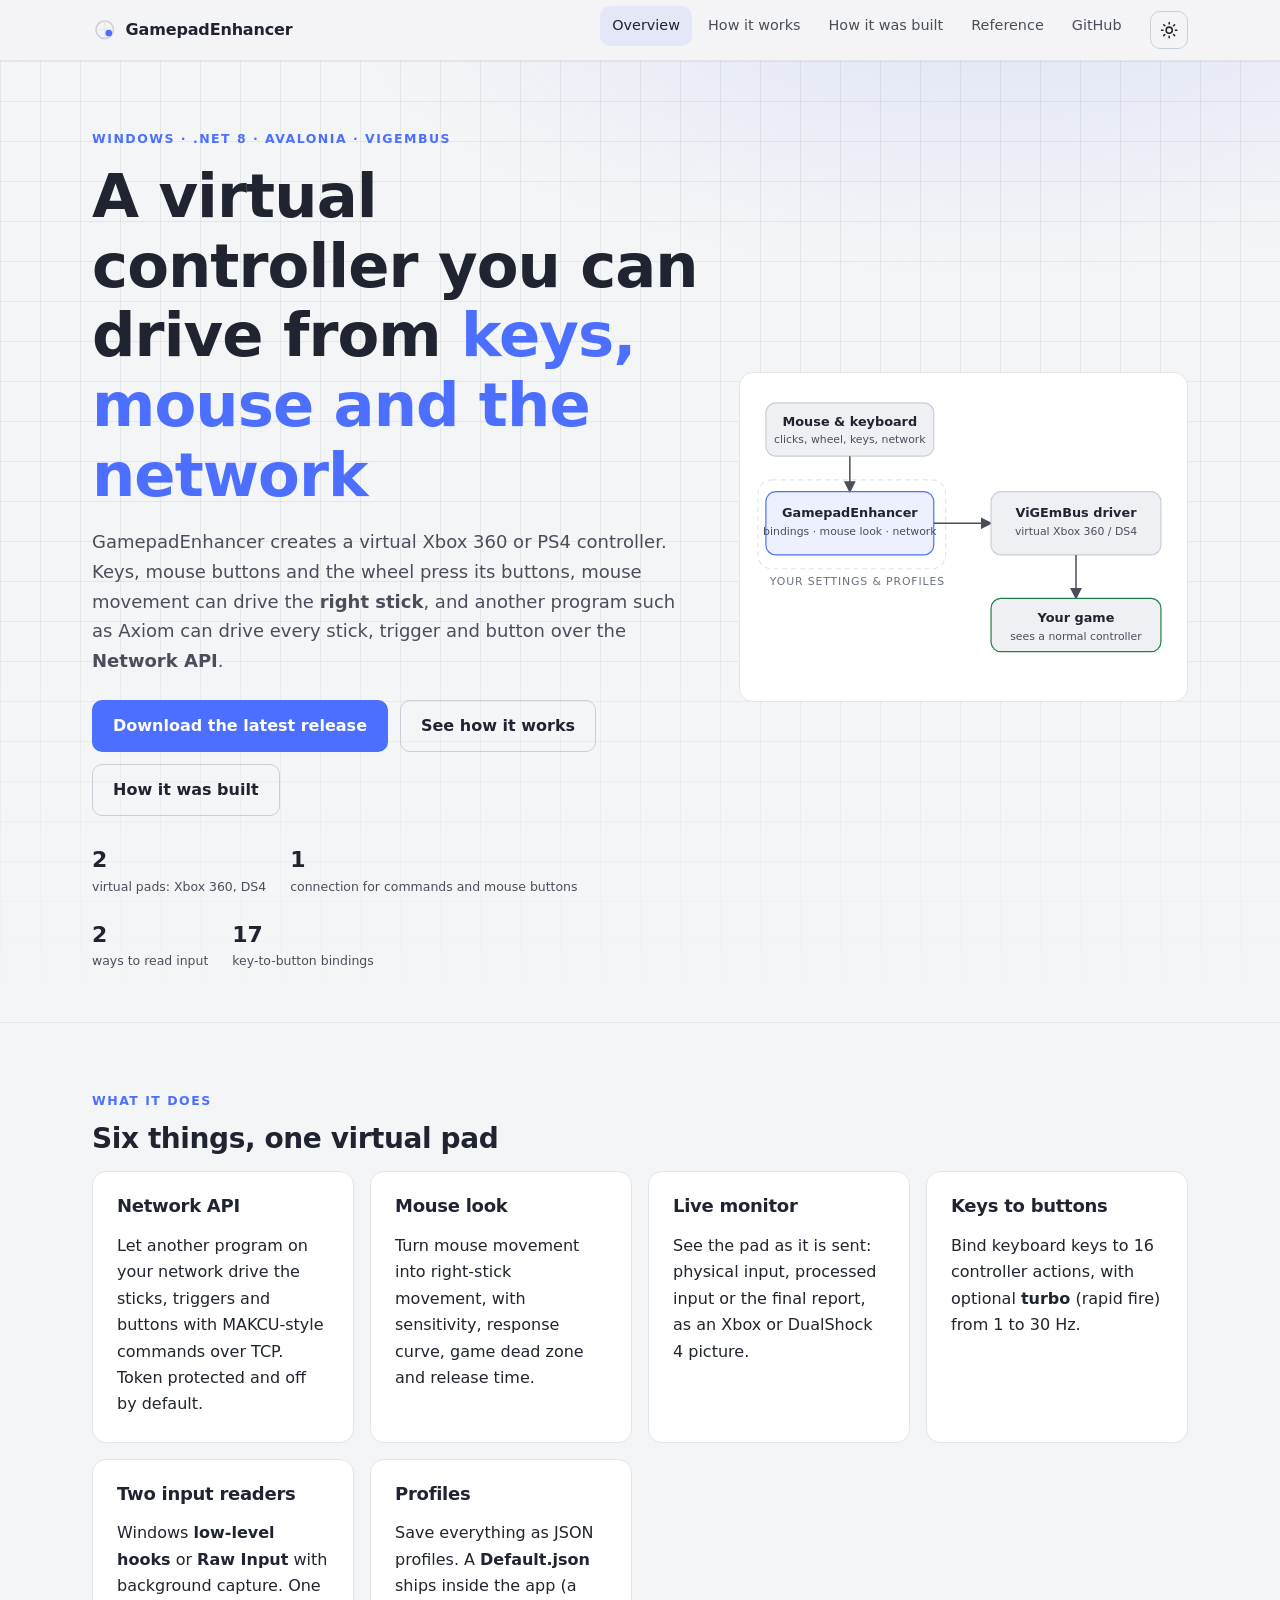
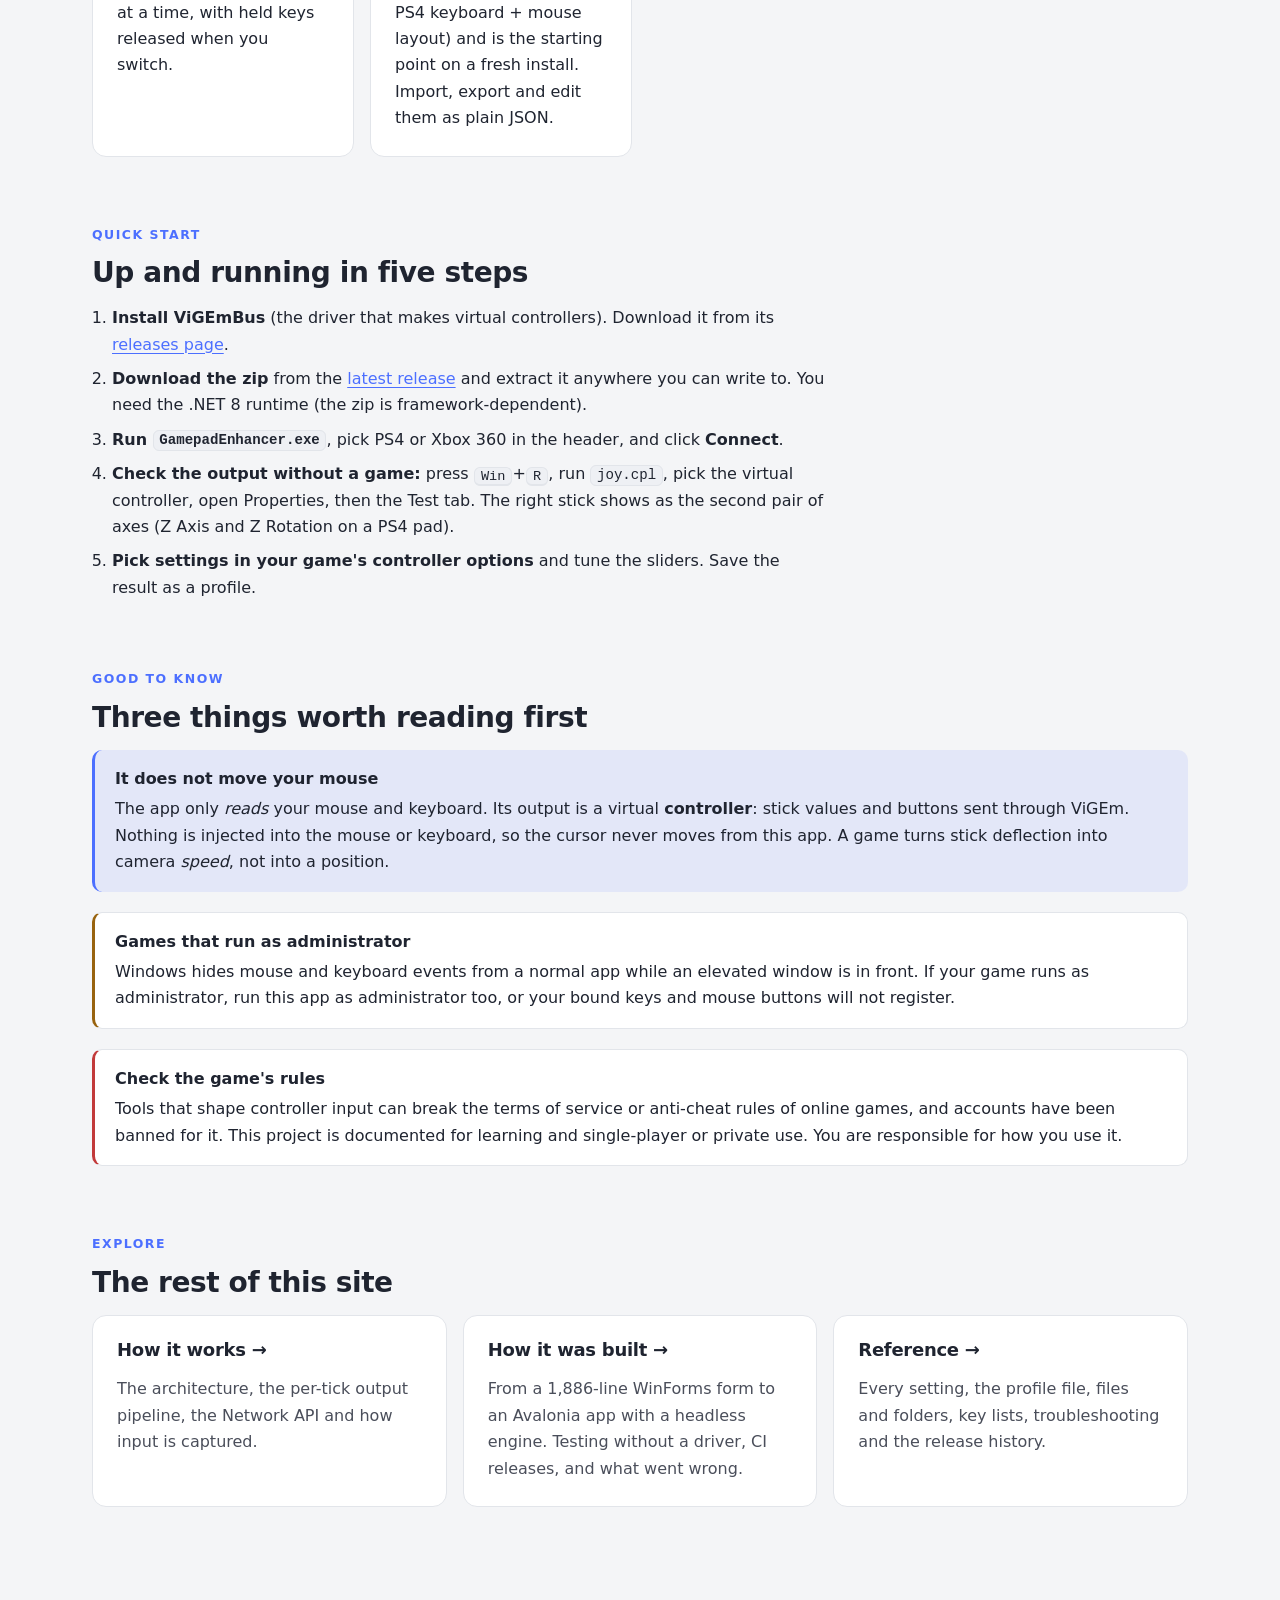
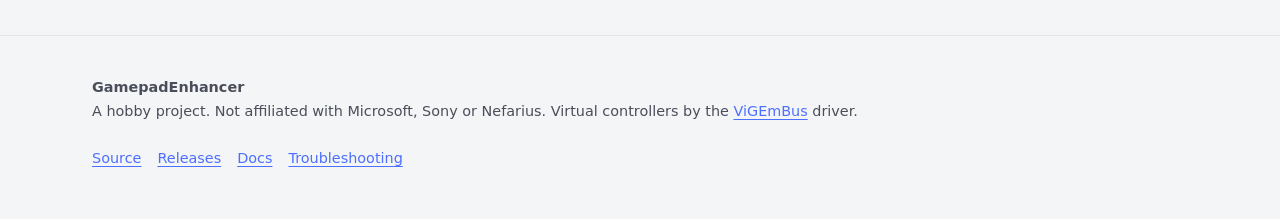
<file: site/index.html>
<!doctype html>
<html lang="en">
<head>
  <meta charset="utf-8">
  <meta name="viewport" content="width=device-width, initial-scale=1">
  <title>GamepadEnhancer - a virtual controller driven by your mouse and keyboard</title>
  <meta name="description" content="A Windows app that creates a virtual Xbox 360 or PS4 controller with ViGEm, maps keys and mouse buttons to it, and lets other programs such as Axiom drive its sticks over the Network API.">
  <meta property="og:title" content="GamepadEnhancer - a virtual controller driven by your mouse and keyboard">
  <meta property="og:description" content="A Windows app that creates a virtual Xbox 360 or PS4 controller with ViGEm, maps keys and mouse buttons to it, and lets other programs such as Axiom drive its sticks over the Network API.">
  <meta property="og:type" content="website">
  <link rel="icon" href="assets/favicon.svg" type="image/svg+xml">
  <script>
    /* apply the saved theme before first paint (no flash); falls back to the OS setting via CSS */
    try { var t = localStorage.getItem('vigem-theme'); if (t === 'light' || t === 'dark') document.documentElement.setAttribute('data-theme', t); } catch (e) {}
  </script>
  <link rel="stylesheet" href="css/tokens.css">
  <link rel="stylesheet" href="css/styles.css">
</head>
<body>
  <a class="skip-link" href="#main">Skip to content</a>
  <header class="site-nav">
    <div class="container">
      <a class="brand" href="index.html" aria-label="GamepadEnhancer - home">
        <svg viewBox="0 0 32 32" aria-hidden="true"><circle cx="16" cy="16" r="11" fill="none" style="stroke:var(--color-border-strong)" stroke-width="2"/><path d="M16 5v22M5 16h22" style="stroke:var(--color-border)" stroke-width="1.2"/><circle cx="21" cy="20" r="4.2" style="fill:var(--color-accent)"/></svg>
        <span>GamepadEnhancer</span>
      </a>
      <button class="icon-button nav-toggle" id="nav-toggle" type="button" aria-expanded="false" aria-controls="nav-links" aria-label="Toggle menu">
        <svg viewBox="0 0 24 24" fill="none" stroke="currentColor" stroke-width="2" stroke-linecap="round" aria-hidden="true"><path d="M4 7h16M4 12h16M4 17h16"/></svg>
      </button>
      <ul class="nav-links" id="nav-links">
        <li><a href="index.html" aria-current="page">Overview</a></li>
        <li><a href="how-it-works.html">How it works</a></li>
        <li><a href="how-it-was-built.html">How it was built</a></li>
        <li><a href="reference.html">Reference</a></li>
        <li><a href="https://github.com/Chr0mX/GamepadEnhancer" rel="noopener">GitHub</a></li>
      </ul>
      <button class="icon-button theme-slot" id="theme-toggle" type="button" aria-label="Switch between light and dark theme">
        <svg viewBox="0 0 24 24" fill="none" stroke="currentColor" stroke-width="2" stroke-linecap="round" stroke-linejoin="round" aria-hidden="true"><circle cx="12" cy="12" r="4"/><path d="M12 2v2M12 20v2M4.9 4.9l1.4 1.4M17.7 17.7l1.4 1.4M2 12h2M20 12h2M4.9 19.1l1.4-1.4M17.7 6.3l1.4-1.4"/></svg>
      </button>
    </div>
  </header>

  <main id="main">
<section class="hero">
      <div class="container hero-grid">
        <div>
          <span class="eyebrow">Windows &middot; .NET 8 &middot; Avalonia &middot; ViGEmBus</span>
          <h1>A virtual controller you can drive from <span class="accent">keys, mouse and the network</span></h1>
          <p class="lead">GamepadEnhancer creates a virtual Xbox 360 or PS4 controller. Keys, mouse buttons and the wheel press its buttons, mouse movement can drive the <strong>right stick</strong>, and another program such as Axiom can drive every stick, trigger and button over the <strong>Network API</strong>.</p>
          <div class="cta-row">
            <a class="button" href="https://github.com/Chr0mX/GamepadEnhancer/releases/latest">Download the latest release</a>
            <a class="button ghost" href="how-it-works.html">See how it works</a>
            <a class="button ghost" href="how-it-was-built.html">How it was built</a>
          </div>
          <div class="stat-row" aria-label="At a glance">
            <div class="stat"><b>2</b><span>virtual pads: Xbox 360, DS4</span></div>
            <div class="stat"><b>1</b><span>connection for commands and mouse buttons</span></div>
            <div class="stat"><b>2</b><span>ways to read input</span></div>
            <div class="stat"><b>17</b><span>key-to-button bindings</span></div>
          </div>
        </div>
        <div class="diagram" role="img" aria-label="Your mouse and keyboard feed the app, which sends a virtual controller to the game">
          <svg viewBox="0 0 420 300" xmlns="http://www.w3.org/2000/svg">
            <defs><marker id="arrowhead" markerWidth="8" markerHeight="8" refX="7" refY="4" orient="auto"><path class="arrowhead" d="M0,0 L8,4 L0,8 z"/></marker></defs>
            <rect class="box" x="10" y="14" width="170" height="54" rx="10"/><text class="label" x="95" y="37" text-anchor="middle">Mouse &amp; keyboard</text><text class="sub" x="95" y="55" text-anchor="middle">clicks, wheel, keys, network</text>
            <path class="arrow" d="M95 68 V104"/>
            <rect class="box accent" x="10" y="104" width="170" height="64" rx="10"/><text class="label" x="95" y="130" text-anchor="middle">GamepadEnhancer</text><text class="sub" x="95" y="148" text-anchor="middle">bindings &middot; mouse look &middot; network</text>
            <path class="arrow" d="M180 136 H238"/>
            <rect class="box" x="238" y="104" width="172" height="64" rx="10"/><text class="label" x="324" y="130" text-anchor="middle">ViGEmBus driver</text><text class="sub" x="324" y="148" text-anchor="middle">virtual Xbox 360 / DS4</text>
            <path class="arrow" d="M324 168 V212"/>
            <rect class="box good" x="238" y="212" width="172" height="54" rx="10"/><text class="label" x="324" y="236" text-anchor="middle">Your game</text><text class="sub" x="324" y="254" text-anchor="middle">sees a normal controller</text>
            <rect class="group" x="2" y="92" width="190" height="90" rx="14"/>
            <text class="group-label" x="14" y="198">your settings &amp; profiles</text>
          </svg>
        </div>
      </div>
    </section>

    <div class="container">
      <section class="section-head" aria-labelledby="what">
        <span class="eyebrow">What it does</span>
        <h2 id="what">Six things, one virtual pad</h2>
        <div class="grid cols-3">
          <article class="card"><h3>Network API</h3><p>Let another program on your network drive the sticks, triggers and buttons with MAKCU-style commands over TCP. Token protected and off by default.</p></article>
          <article class="card"><h3>Mouse look</h3><p>Turn mouse movement into right-stick movement, with sensitivity, response curve, game dead zone and release time.</p></article>
          <article class="card"><h3>Live monitor</h3><p>See the pad as it is sent: physical input, processed input or the final report, as an Xbox or DualShock 4 picture.</p></article>
          <article class="card"><h3>Keys to buttons</h3><p>Bind keyboard keys to 16 controller actions, with optional <strong>turbo</strong> (rapid fire) from 1 to 30 Hz.</p></article>
          <article class="card"><h3>Two input readers</h3><p>Windows <strong>low-level hooks</strong> or <strong>Raw Input</strong> with background capture. One at a time, with held keys released when you switch.</p></article>
          <article class="card"><h3>Profiles</h3><p>Save everything as JSON profiles. A <strong>Default.json</strong> ships inside the app (a PS4 keyboard + mouse layout) and is the starting point on a fresh install. Import, export and edit them as plain JSON.</p></article>
        </div>
      </section>

      <section class="section-head" aria-labelledby="quick">
        <span class="eyebrow">Quick start</span>
        <h2 id="quick">Up and running in five steps</h2>
        <ol class="prose">
          <li><strong>Install ViGEmBus</strong> (the driver that makes virtual controllers). Download it from its <a href="https://github.com/nefarius/ViGEmBus/releases">releases page</a>.</li>
          <li><strong>Download the zip</strong> from the <a href="https://github.com/Chr0mX/GamepadEnhancer/releases/latest">latest release</a> and extract it anywhere you can write to. You need the .NET 8 runtime (the zip is framework-dependent).</li>
          <li><strong>Run <code>GamepadEnhancer.exe</code></strong>, pick PS4 or Xbox 360 in the header, and click <strong>Connect</strong>.</li>
          <li><strong>Check the output without a game:</strong> press <kbd>Win</kbd>+<kbd>R</kbd>, run <code>joy.cpl</code>, pick the virtual controller, open Properties, then the Test tab. The right stick shows as the second pair of axes (Z Axis and Z Rotation on a PS4 pad).</li>
          <li><strong>Pick settings in your game's controller options</strong> and tune the sliders. Save the result as a profile.</li>
        </ol>
      </section>

      <section class="section-head" aria-labelledby="know">
        <span class="eyebrow">Good to know</span>
        <h2 id="know">Three things worth reading first</h2>
        <div class="callout"><span class="callout-title">It does not move your mouse</span>
          <p>The app only <em>reads</em> your mouse and keyboard. Its output is a virtual <strong>controller</strong>: stick values and buttons sent through ViGEm. Nothing is injected into the mouse or keyboard, so the cursor never moves from this app. A game turns stick deflection into camera <em>speed</em>, not into a position.</p></div>
        <div class="callout warn"><span class="callout-title">Games that run as administrator</span>
          <p>Windows hides mouse and keyboard events from a normal app while an elevated window is in front. If your game runs as administrator, run this app as administrator too, or your bound keys and mouse buttons will not register.</p></div>
        <div class="callout danger"><span class="callout-title">Check the game's rules</span>
          <p>Tools that shape controller input can break the terms of service or anti-cheat rules of online games, and accounts have been banned for it. This project is documented for learning and single-player or private use. You are responsible for how you use it.</p></div>
      </section>

      <section class="section-head" aria-labelledby="pages">
        <span class="eyebrow">Explore</span>
        <h2 id="pages">The rest of this site</h2>
        <div class="grid cols-3">
          <a class="card" href="how-it-works.html" style="text-decoration:none;color:inherit"><h3>How it works &rarr;</h3><p class="muted">The architecture, the per-tick output pipeline, the Network API and how input is captured.</p></a>
          <a class="card" href="how-it-was-built.html" style="text-decoration:none;color:inherit"><h3>How it was built &rarr;</h3><p class="muted">From a 1,886-line WinForms form to an Avalonia app with a headless engine. Testing without a driver, CI releases, and what went wrong.</p></a>
          <a class="card" href="reference.html" style="text-decoration:none;color:inherit"><h3>Reference &rarr;</h3><p class="muted">Every setting, the profile file, files and folders, key lists, troubleshooting and the release history.</p></a>
        </div>
      </section>
    </div>
  </main>

  <footer class="site-footer">
    <div class="container">
      <div>
        <strong>GamepadEnhancer</strong><br>
        <span>A hobby project. Not affiliated with Microsoft, Sony or Nefarius. Virtual controllers by the <a href="https://github.com/nefarius/ViGEmBus">ViGEmBus</a> driver.</span>
      </div>
      <ul>
        <li><a href="https://github.com/Chr0mX/GamepadEnhancer">Source</a></li>
        <li><a href="https://github.com/Chr0mX/GamepadEnhancer/releases">Releases</a></li>
        <li><a href="https://github.com/Chr0mX/GamepadEnhancer/tree/main/docs">Docs</a></li>
        <li><a href="reference.html#faq">Troubleshooting</a></li>
      </ul>
    </div>
  </footer>
  <script src="js/app.js" defer></script>
</body>
</html>
</file>
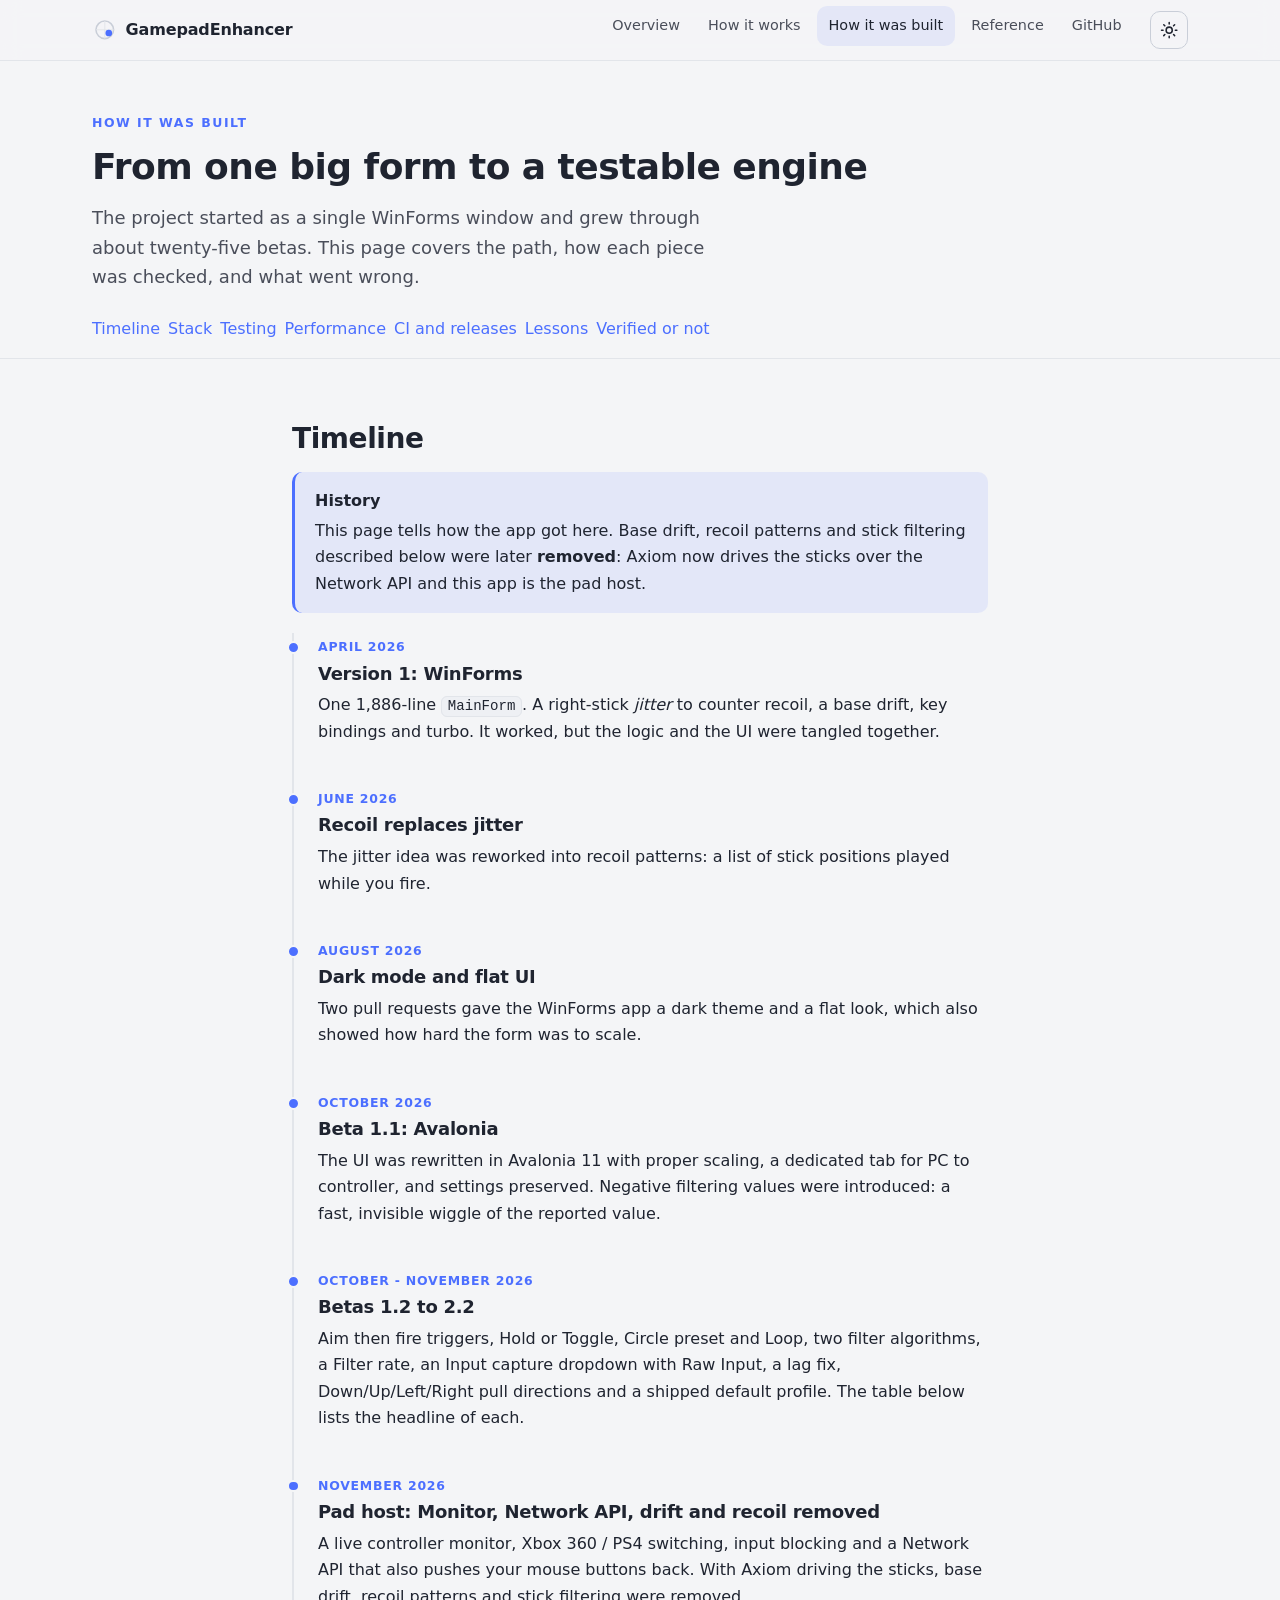
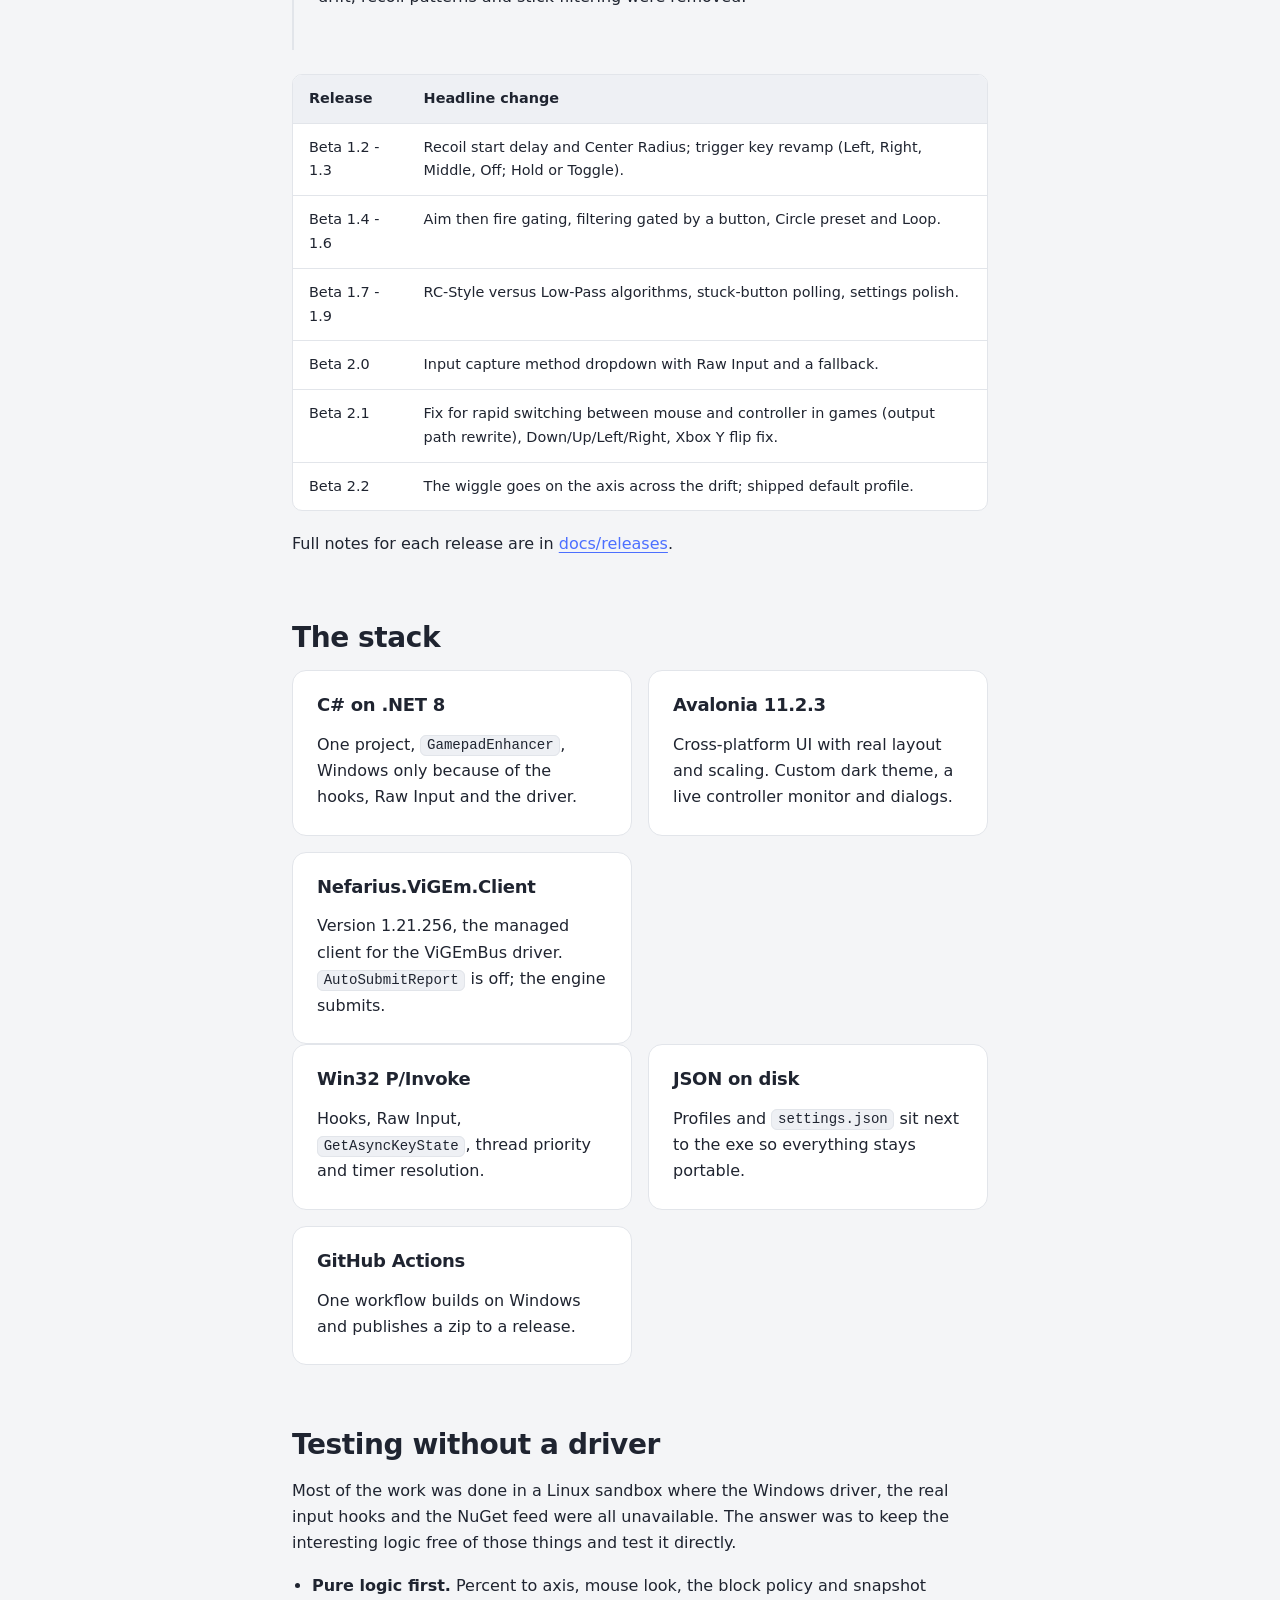
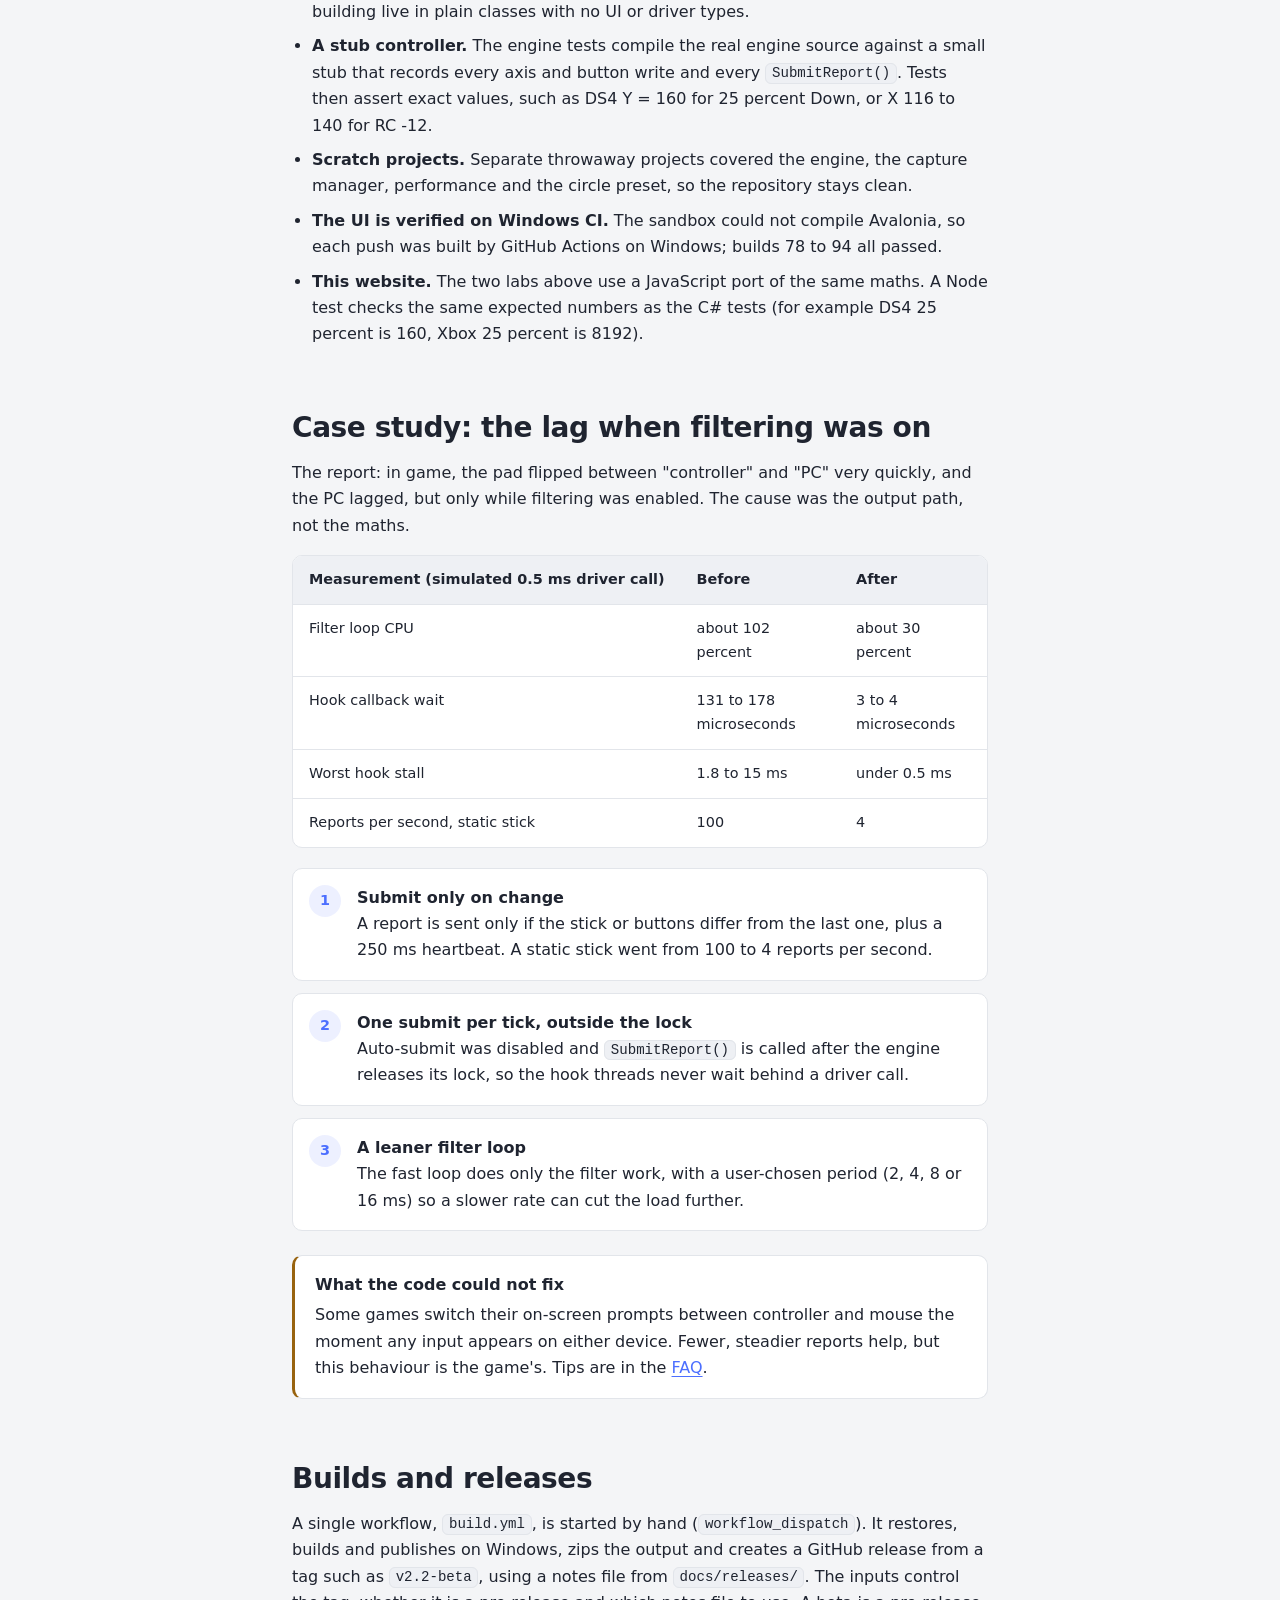
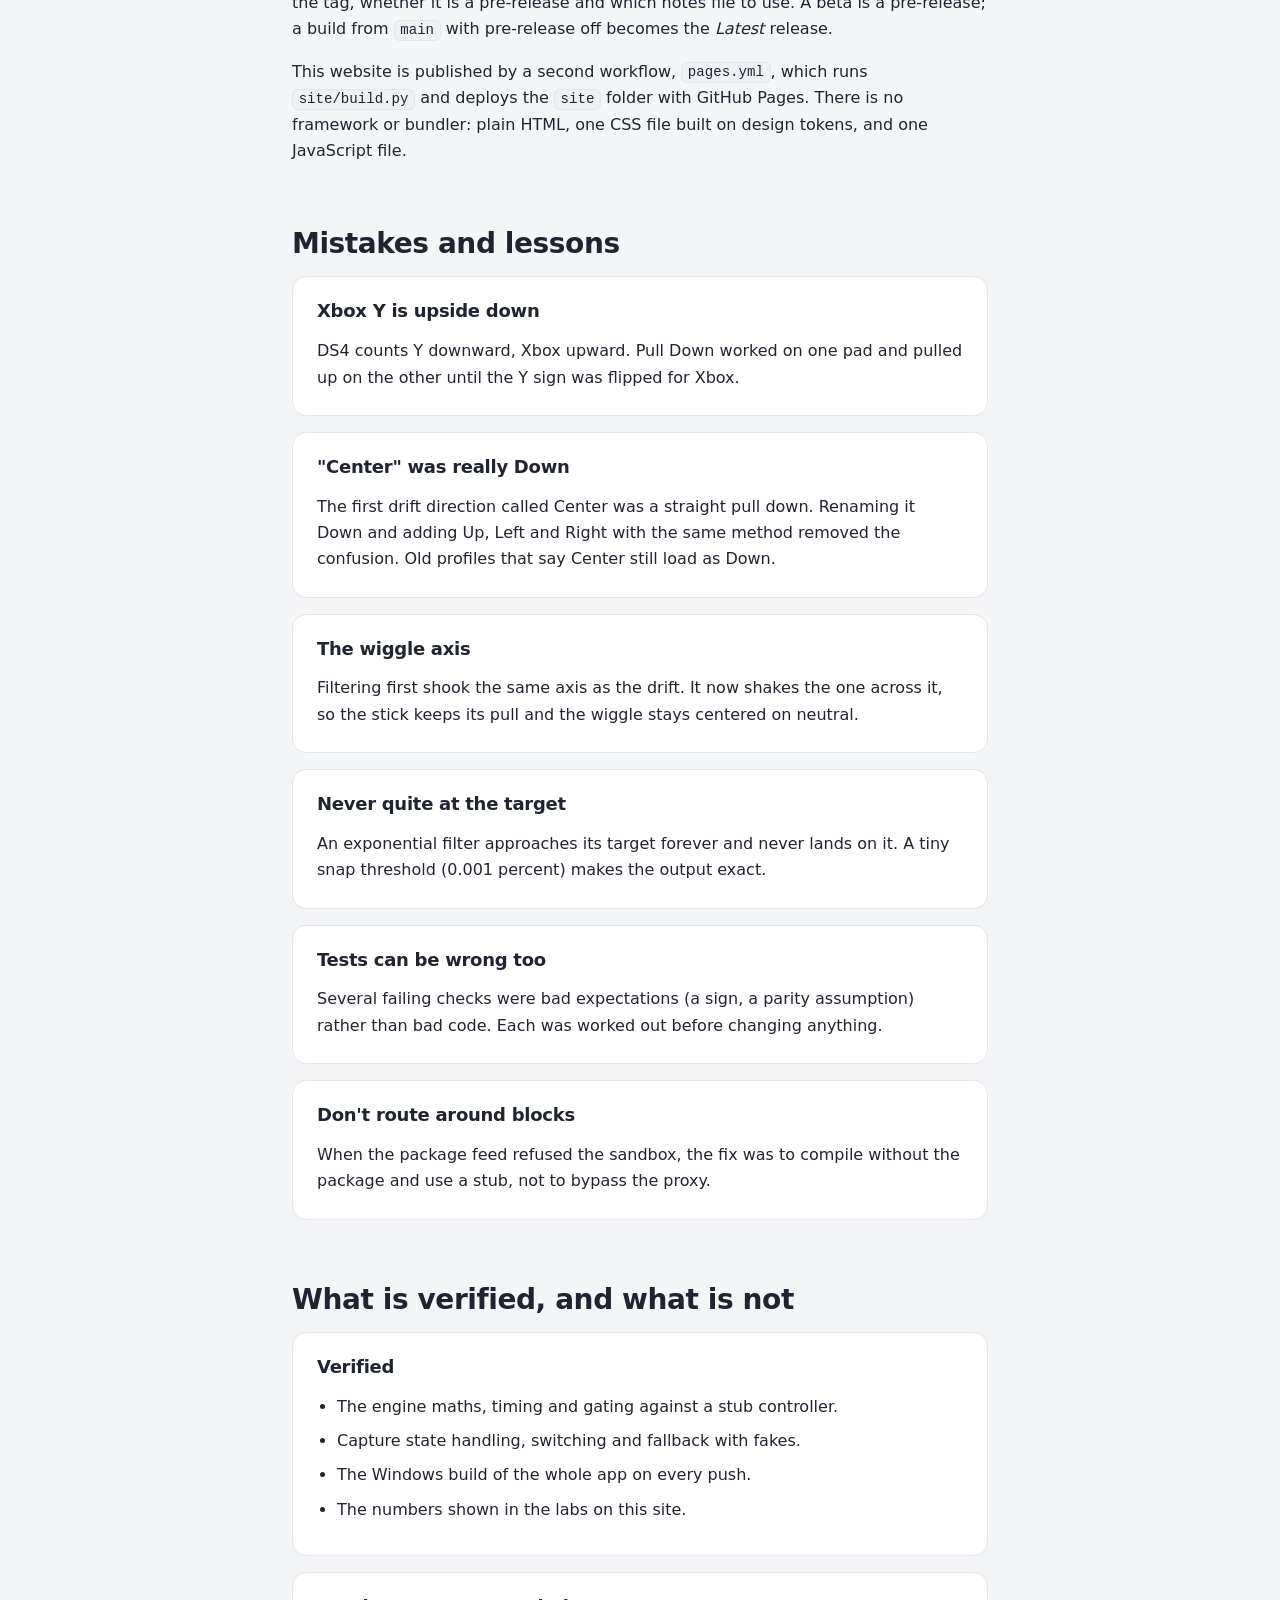
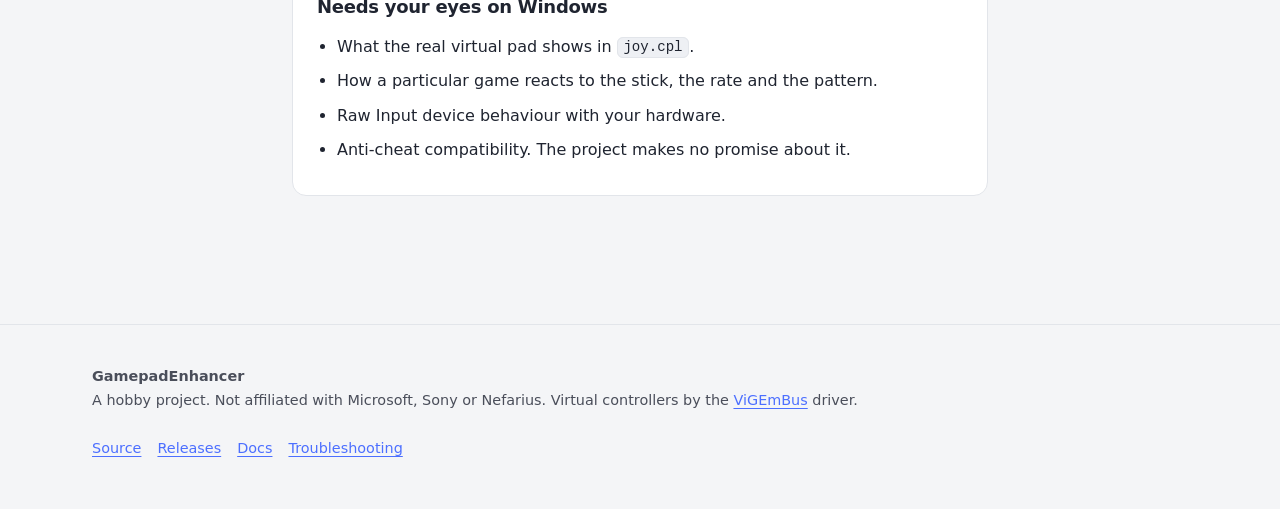
<file: site/how-it-was-built.html>
<!doctype html>
<html lang="en">
<head>
  <meta charset="utf-8">
  <meta name="viewport" content="width=device-width, initial-scale=1">
  <title>How it was built - GamepadEnhancer</title>
  <meta name="description" content="The history of GamepadEnhancer: from a WinForms form to an Avalonia app with a testable engine, how it was verified without a driver, the performance work, CI releases and the mistakes made along the way.">
  <meta property="og:title" content="How it was built - GamepadEnhancer">
  <meta property="og:description" content="The history of GamepadEnhancer: from a WinForms form to an Avalonia app with a testable engine, how it was verified without a driver, the performance work, CI releases and the mistakes made along the way.">
  <meta property="og:type" content="website">
  <link rel="icon" href="assets/favicon.svg" type="image/svg+xml">
  <script>
    /* apply the saved theme before first paint (no flash); falls back to the OS setting via CSS */
    try { var t = localStorage.getItem('vigem-theme'); if (t === 'light' || t === 'dark') document.documentElement.setAttribute('data-theme', t); } catch (e) {}
  </script>
  <link rel="stylesheet" href="css/tokens.css">
  <link rel="stylesheet" href="css/styles.css">
</head>
<body>
  <a class="skip-link" href="#main">Skip to content</a>
  <header class="site-nav">
    <div class="container">
      <a class="brand" href="index.html" aria-label="GamepadEnhancer - home">
        <svg viewBox="0 0 32 32" aria-hidden="true"><circle cx="16" cy="16" r="11" fill="none" style="stroke:var(--color-border-strong)" stroke-width="2"/><path d="M16 5v22M5 16h22" style="stroke:var(--color-border)" stroke-width="1.2"/><circle cx="21" cy="20" r="4.2" style="fill:var(--color-accent)"/></svg>
        <span>GamepadEnhancer</span>
      </a>
      <button class="icon-button nav-toggle" id="nav-toggle" type="button" aria-expanded="false" aria-controls="nav-links" aria-label="Toggle menu">
        <svg viewBox="0 0 24 24" fill="none" stroke="currentColor" stroke-width="2" stroke-linecap="round" aria-hidden="true"><path d="M4 7h16M4 12h16M4 17h16"/></svg>
      </button>
      <ul class="nav-links" id="nav-links">
        <li><a href="index.html">Overview</a></li>
        <li><a href="how-it-works.html">How it works</a></li>
        <li><a href="how-it-was-built.html" aria-current="page">How it was built</a></li>
        <li><a href="reference.html">Reference</a></li>
        <li><a href="https://github.com/Chr0mX/GamepadEnhancer" rel="noopener">GitHub</a></li>
      </ul>
      <button class="icon-button theme-slot" id="theme-toggle" type="button" aria-label="Switch between light and dark theme">
        <svg viewBox="0 0 24 24" fill="none" stroke="currentColor" stroke-width="2" stroke-linecap="round" stroke-linejoin="round" aria-hidden="true"><circle cx="12" cy="12" r="4"/><path d="M12 2v2M12 20v2M4.9 4.9l1.4 1.4M17.7 17.7l1.4 1.4M2 12h2M20 12h2M4.9 19.1l1.4-1.4M17.7 6.3l1.4-1.4"/></svg>
      </button>
    </div>
  </header>

  <main id="main">
<header class="page-hero"><div class="container">
      <span class="eyebrow">How it was built</span>
      <h1>From one big form to a testable engine</h1>
      <p class="lead">The project started as a single WinForms window and grew through about twenty-five betas. This page covers the path, how each piece was checked, and what went wrong.</p>
      <nav class="page-toc" aria-label="On this page"><a href="#timeline">Timeline</a><a href="#stack">Stack</a><a href="#testing">Testing</a><a href="#perf">Performance</a><a href="#ci">CI and releases</a><a href="#lessons">Lessons</a><a href="#honest">Verified or not</a></nav>
    </div></header>

    <div class="container prose">
      <section id="timeline" class="section-head">
        <h2>Timeline</h2>
        <div class="callout"><span class="callout-title">History</span><p>This page tells how the app got here. Base drift, recoil patterns and stick filtering described below were later <strong>removed</strong>: Axiom now drives the sticks over the Network API and this app is the pad host.</p></div>
        <ol class="timeline">
          <li><span class="when">April 2026</span><h3>Version 1: WinForms</h3><p>One 1,886-line <code>MainForm</code>. A right-stick <em>jitter</em> to counter recoil, a base drift, key bindings and turbo. It worked, but the logic and the UI were tangled together.</p></li>
          <li><span class="when">June 2026</span><h3>Recoil replaces jitter</h3><p>The jitter idea was reworked into recoil patterns: a list of stick positions played while you fire.</p></li>
          <li><span class="when">August 2026</span><h3>Dark mode and flat UI</h3><p>Two pull requests gave the WinForms app a dark theme and a flat look, which also showed how hard the form was to scale.</p></li>
          <li><span class="when">October 2026</span><h3>Beta 1.1: Avalonia</h3><p>The UI was rewritten in Avalonia 11 with proper scaling, a dedicated tab for PC to controller, and settings preserved. Negative filtering values were introduced: a fast, invisible wiggle of the reported value.</p></li>
          <li><span class="when">October - November 2026</span><h3>Betas 1.2 to 2.2</h3><p>Aim then fire triggers, Hold or Toggle, Circle preset and Loop, two filter algorithms, a Filter rate, an Input capture dropdown with Raw Input, a lag fix, Down/Up/Left/Right pull directions and a shipped default profile. The table below lists the headline of each.</p></li>
          <li><span class="when">November 2026</span><h3>Pad host: Monitor, Network API, drift and recoil removed</h3><p>A live controller monitor, Xbox 360 / PS4 switching, input blocking and a Network API that also pushes your mouse buttons back. With Axiom driving the sticks, base drift, recoil patterns and stick filtering were removed.</p></li>
        </ol>
        <div class="table-wrap"><table>
          <thead><tr><th>Release</th><th>Headline change</th></tr></thead>
          <tbody>
            <tr><td>Beta 1.2 - 1.3</td><td>Recoil start delay and Center Radius; trigger key revamp (Left, Right, Middle, Off; Hold or Toggle).</td></tr>
            <tr><td>Beta 1.4 - 1.6</td><td>Aim then fire gating, filtering gated by a button, Circle preset and Loop.</td></tr>
            <tr><td>Beta 1.7 - 1.9</td><td>RC-Style versus Low-Pass algorithms, stuck-button polling, settings polish.</td></tr>
            <tr><td>Beta 2.0</td><td>Input capture method dropdown with Raw Input and a fallback.</td></tr>
            <tr><td>Beta 2.1</td><td>Fix for rapid switching between mouse and controller in games (output path rewrite), Down/Up/Left/Right, Xbox Y flip fix.</td></tr>
            <tr><td>Beta 2.2</td><td>The wiggle goes on the axis across the drift; shipped default profile.</td></tr>
          </tbody></table></div>
        <p>Full notes for each release are in <a href="https://github.com/Chr0mX/GamepadEnhancer/tree/main/docs/releases">docs/releases</a>.</p>
      </section>

      <section id="stack" class="section-head">
        <h2>The stack</h2>
        <div class="grid cols-3">
          <article class="card"><h3>C# on .NET 8</h3><p>One project, <code>GamepadEnhancer</code>, Windows only because of the hooks, Raw Input and the driver.</p></article>
          <article class="card"><h3>Avalonia 11.2.3</h3><p>Cross-platform UI with real layout and scaling. Custom dark theme, a live controller monitor and dialogs.</p></article>
          <article class="card"><h3>Nefarius.ViGEm.Client</h3><p>Version 1.21.256, the managed client for the ViGEmBus driver. <code>AutoSubmitReport</code> is off; the engine submits.</p></article>
        </div>
        <div class="grid cols-3">
          <article class="card"><h3>Win32 P/Invoke</h3><p>Hooks, Raw Input, <code>GetAsyncKeyState</code>, thread priority and timer resolution.</p></article>
          <article class="card"><h3>JSON on disk</h3><p>Profiles and <code>settings.json</code> sit next to the exe so everything stays portable.</p></article>
          <article class="card"><h3>GitHub Actions</h3><p>One workflow builds on Windows and publishes a zip to a release.</p></article>
        </div>
      </section>

      <section id="testing" class="section-head">
        <h2>Testing without a driver</h2>
        <p>Most of the work was done in a Linux sandbox where the Windows driver, the real input hooks and the NuGet feed were all unavailable. The answer was to keep the interesting logic free of those things and test it directly.</p>
        <ul>
          <li><strong>Pure logic first.</strong> Percent to axis, mouse look, the block policy and snapshot building live in plain classes with no UI or driver types.</li>
          <li><strong>A stub controller.</strong> The engine tests compile the real engine source against a small stub that records every axis and button write and every <code>SubmitReport()</code>. Tests then assert exact values, such as DS4 Y = 160 for 25 percent Down, or X 116 to 140 for RC -12.</li>
          <li><strong>Scratch projects.</strong> Separate throwaway projects covered the engine, the capture manager, performance and the circle preset, so the repository stays clean.</li>
          <li><strong>The UI is verified on Windows CI.</strong> The sandbox could not compile Avalonia, so each push was built by GitHub Actions on Windows; builds 78 to 94 all passed.</li>
          <li><strong>This website.</strong> The two labs above use a JavaScript port of the same maths. A Node test checks the same expected numbers as the C# tests (for example DS4 25 percent is 160, Xbox 25 percent is 8192).</li>
        </ul>
      </section>

      <section id="perf" class="section-head">
        <h2>Case study: the lag when filtering was on</h2>
        <p>The report: in game, the pad flipped between "controller" and "PC" very quickly, and the PC lagged, but only while filtering was enabled. The cause was the output path, not the maths.</p>
        <div class="table-wrap"><table>
          <thead><tr><th>Measurement (simulated 0.5 ms driver call)</th><th>Before</th><th>After</th></tr></thead>
          <tbody>
            <tr><td>Filter loop CPU</td><td>about 102 percent</td><td>about 30 percent</td></tr>
            <tr><td>Hook callback wait</td><td>131 to 178 microseconds</td><td>3 to 4 microseconds</td></tr>
            <tr><td>Worst hook stall</td><td>1.8 to 15 ms</td><td>under 0.5 ms</td></tr>
            <tr><td>Reports per second, static stick</td><td>100</td><td>4</td></tr>
          </tbody></table></div>
        <ol class="pipeline">
          <li><b>Submit only on change</b>A report is sent only if the stick or buttons differ from the last one, plus a 250 ms heartbeat. A static stick went from 100 to 4 reports per second.</li>
          <li><b>One submit per tick, outside the lock</b>Auto-submit was disabled and <code>SubmitReport()</code> is called after the engine releases its lock, so the hook threads never wait behind a driver call.</li>
          <li><b>A leaner filter loop</b>The fast loop does only the filter work, with a user-chosen period (2, 4, 8 or 16 ms) so a slower rate can cut the load further.</li>
        </ol>
        <div class="callout warn"><span class="callout-title">What the code could not fix</span>
          <p>Some games switch their on-screen prompts between controller and mouse the moment any input appears on either device. Fewer, steadier reports help, but this behaviour is the game's. Tips are in the <a href="reference.html#faq">FAQ</a>.</p></div>
      </section>

      <section id="ci" class="section-head">
        <h2>Builds and releases</h2>
        <p>A single workflow, <code>build.yml</code>, is started by hand (<code>workflow_dispatch</code>). It restores, builds and publishes on Windows, zips the output and creates a GitHub release from a tag such as <code>v2.2-beta</code>, using a notes file from <code>docs/releases/</code>. The inputs control the tag, whether it is a pre-release and which notes file to use. A beta is a pre-release; a build from <code>main</code> with pre-release off becomes the <em>Latest</em> release.</p>
        <p>This website is published by a second workflow, <code>pages.yml</code>, which runs <code>site/build.py</code> and deploys the <code>site</code> folder with GitHub Pages. There is no framework or bundler: plain HTML, one CSS file built on design tokens, and one JavaScript file.</p>
      </section>

      <section id="lessons" class="section-head">
        <h2>Mistakes and lessons</h2>
        <div class="grid cols-2">
          <article class="card"><h3>Xbox Y is upside down</h3><p>DS4 counts Y downward, Xbox upward. Pull Down worked on one pad and pulled up on the other until the Y sign was flipped for Xbox.</p></article>
          <article class="card"><h3>"Center" was really Down</h3><p>The first drift direction called Center was a straight pull down. Renaming it Down and adding Up, Left and Right with the same method removed the confusion. Old profiles that say Center still load as Down.</p></article>
          <article class="card"><h3>The wiggle axis</h3><p>Filtering first shook the same axis as the drift. It now shakes the one across it, so the stick keeps its pull and the wiggle stays centered on neutral.</p></article>
          <article class="card"><h3>Never quite at the target</h3><p>An exponential filter approaches its target forever and never lands on it. A tiny snap threshold (0.001 percent) makes the output exact.</p></article>
          <article class="card"><h3>Tests can be wrong too</h3><p>Several failing checks were bad expectations (a sign, a parity assumption) rather than bad code. Each was worked out before changing anything.</p></article>
          <article class="card"><h3>Don't route around blocks</h3><p>When the package feed refused the sandbox, the fix was to compile without the package and use a stub, not to bypass the proxy.</p></article>
        </div>
      </section>

      <section id="honest" class="section-head">
        <h2>What is verified, and what is not</h2>
        <div class="grid cols-2">
          <article class="card"><h3>Verified</h3><ul><li>The engine maths, timing and gating against a stub controller.</li><li>Capture state handling, switching and fallback with fakes.</li><li>The Windows build of the whole app on every push.</li><li>The numbers shown in the labs on this site.</li></ul></article>
          <article class="card"><h3>Needs your eyes on Windows</h3><ul><li>What the real virtual pad shows in <code>joy.cpl</code>.</li><li>How a particular game reacts to the stick, the rate and the pattern.</li><li>Raw Input device behaviour with your hardware.</li><li>Anti-cheat compatibility. The project makes no promise about it.</li></ul></article>
        </div>
      </section>
    </div>
  </main>

  <footer class="site-footer">
    <div class="container">
      <div>
        <strong>GamepadEnhancer</strong><br>
        <span>A hobby project. Not affiliated with Microsoft, Sony or Nefarius. Virtual controllers by the <a href="https://github.com/nefarius/ViGEmBus">ViGEmBus</a> driver.</span>
      </div>
      <ul>
        <li><a href="https://github.com/Chr0mX/GamepadEnhancer">Source</a></li>
        <li><a href="https://github.com/Chr0mX/GamepadEnhancer/releases">Releases</a></li>
        <li><a href="https://github.com/Chr0mX/GamepadEnhancer/tree/main/docs">Docs</a></li>
        <li><a href="reference.html#faq">Troubleshooting</a></li>
      </ul>
    </div>
  </footer>
  <script src="js/app.js" defer></script>
</body>
</html>
</file>
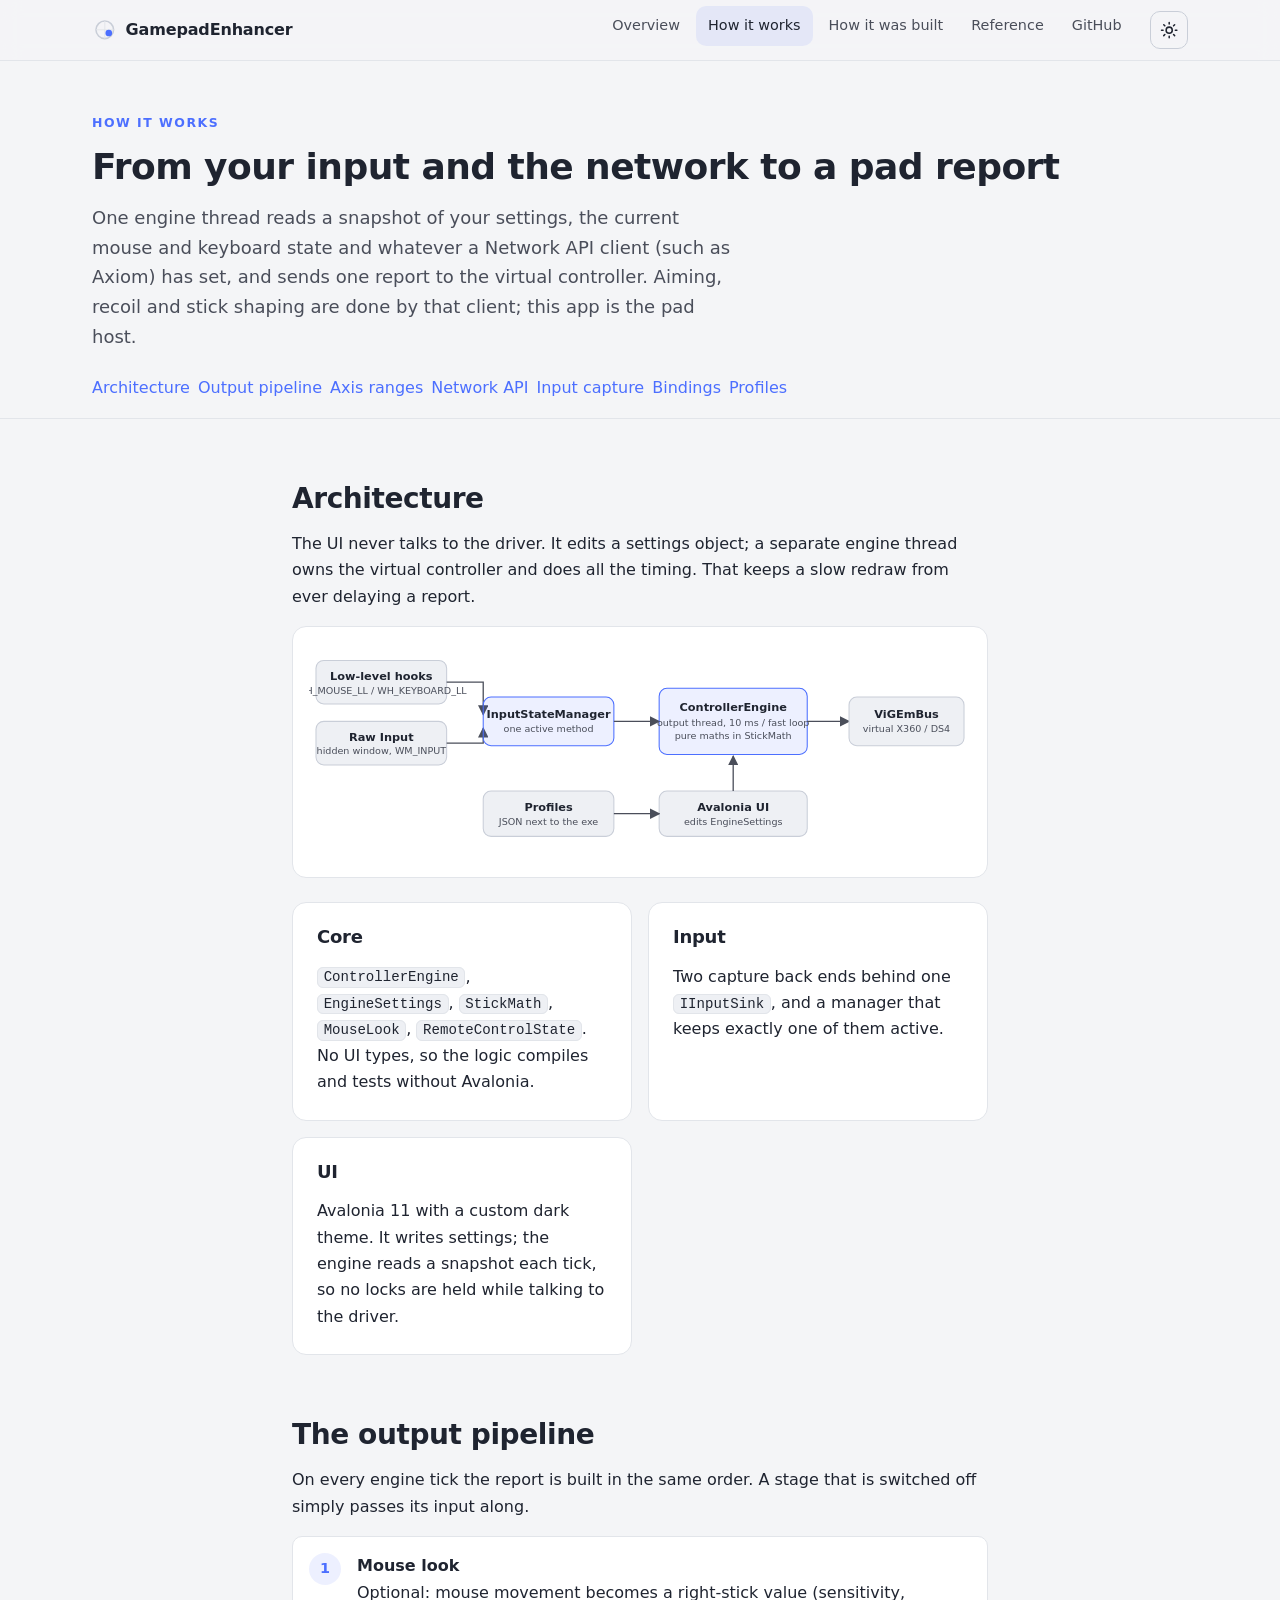
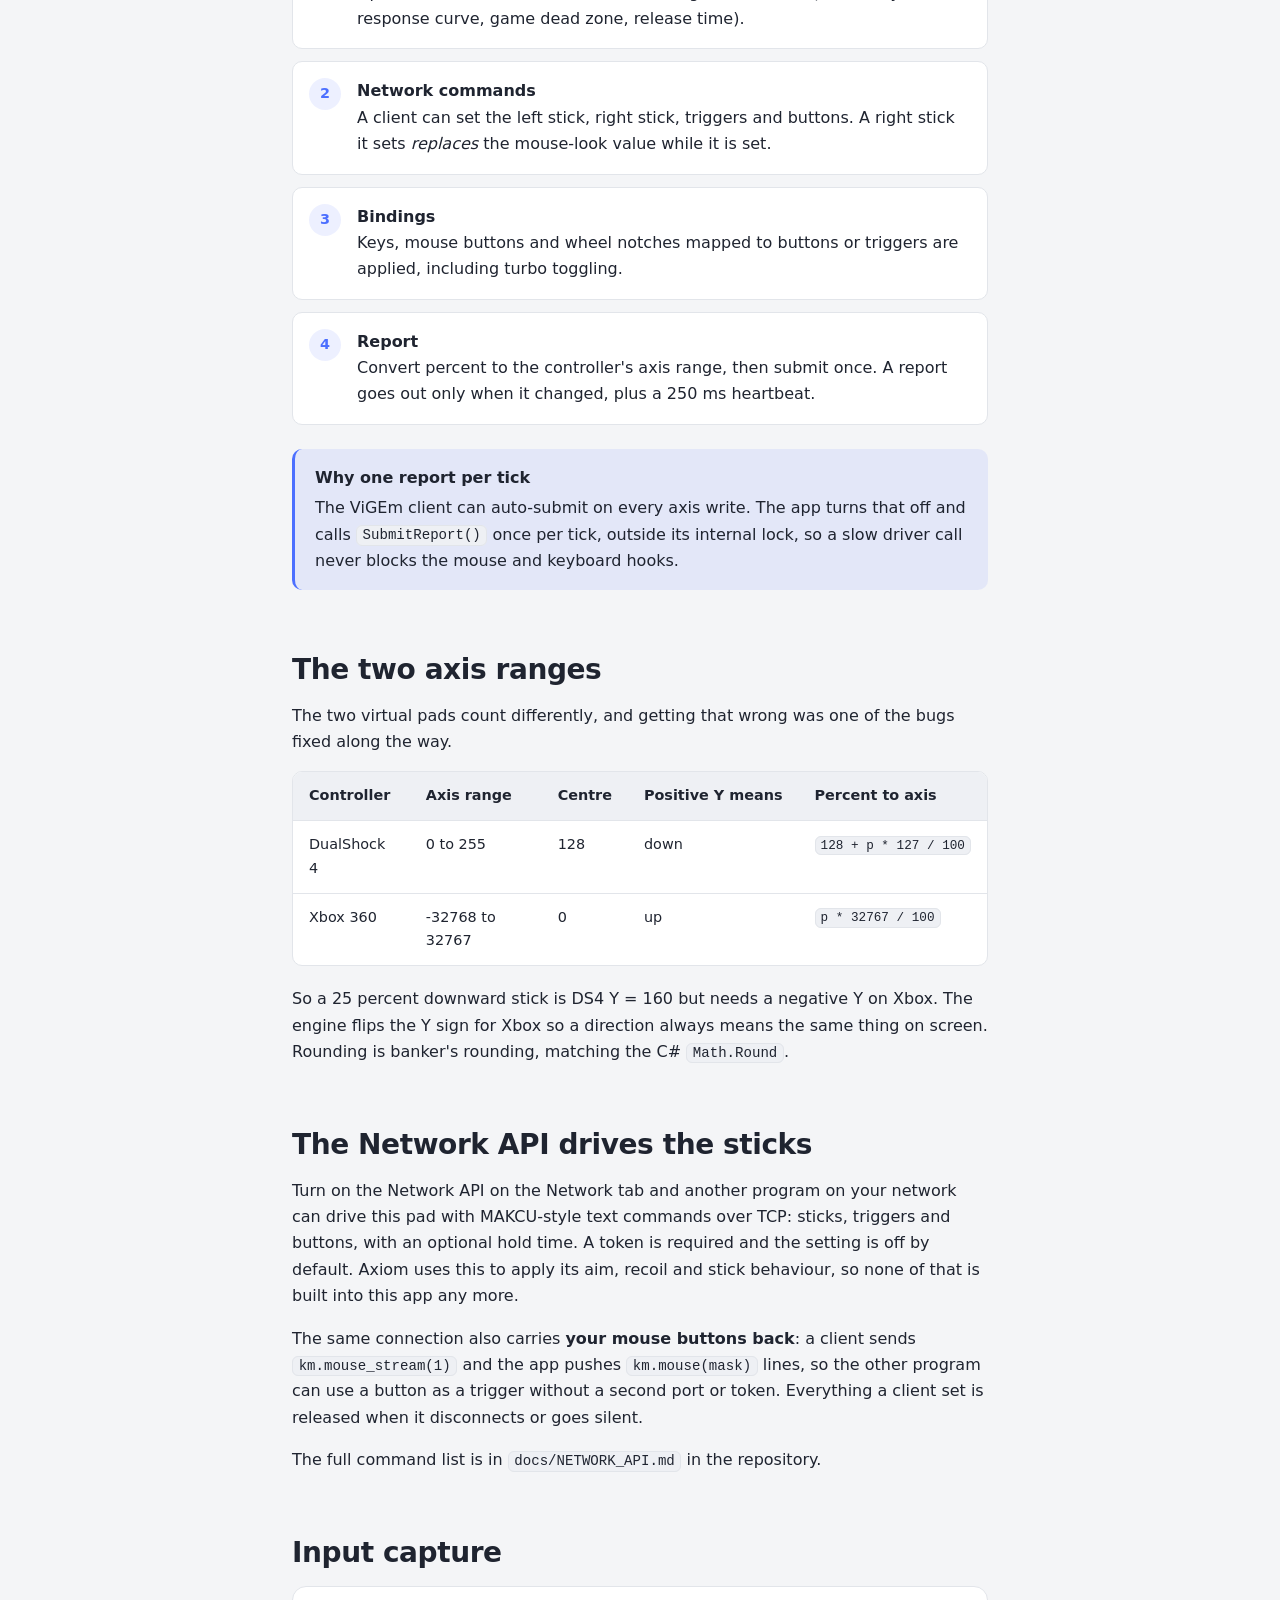
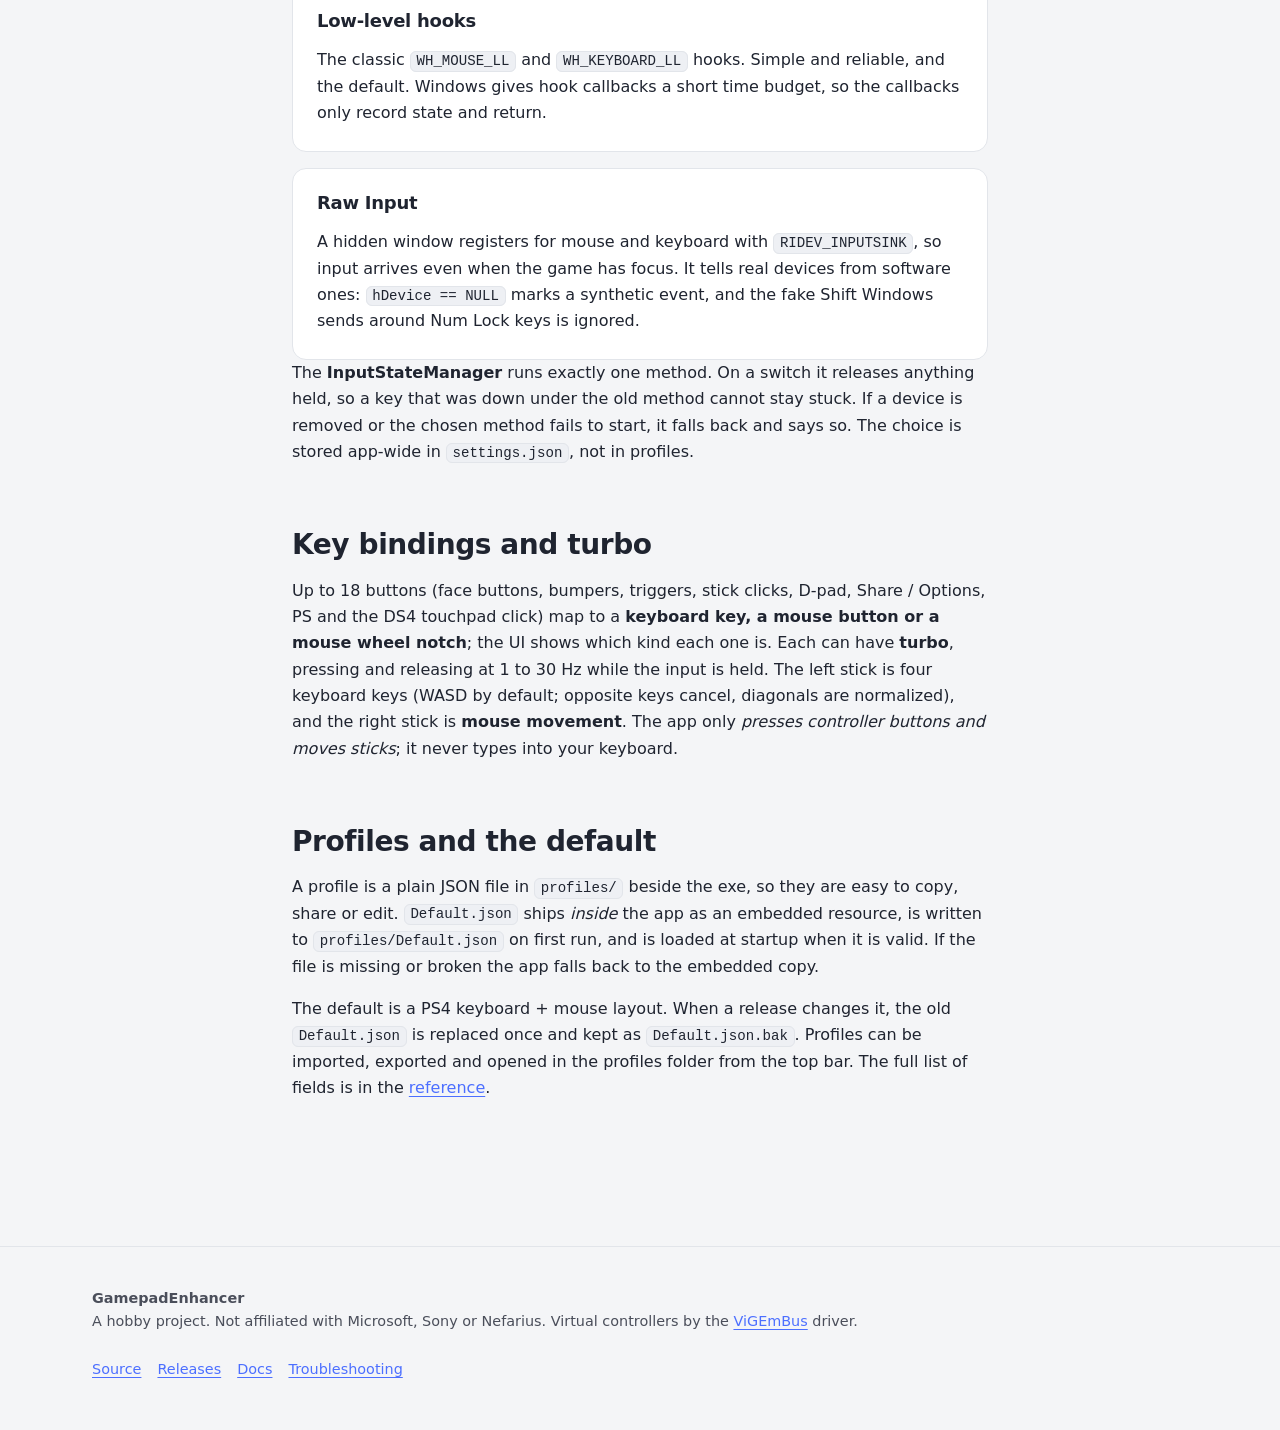
<file: site/how-it-works.html>
<!doctype html>
<html lang="en">
<head>
  <meta charset="utf-8">
  <meta name="viewport" content="width=device-width, initial-scale=1">
  <title>How it works - GamepadEnhancer</title>
  <meta name="description" content="The architecture, the per-tick output pipeline, the Network API that drives the sticks, input capture and bindings of GamepadEnhancer.">
  <meta property="og:title" content="How it works - GamepadEnhancer">
  <meta property="og:description" content="The architecture, the per-tick output pipeline, the Network API that drives the sticks, input capture and bindings of GamepadEnhancer.">
  <meta property="og:type" content="website">
  <link rel="icon" href="assets/favicon.svg" type="image/svg+xml">
  <script>
    /* apply the saved theme before first paint (no flash); falls back to the OS setting via CSS */
    try { var t = localStorage.getItem('vigem-theme'); if (t === 'light' || t === 'dark') document.documentElement.setAttribute('data-theme', t); } catch (e) {}
  </script>
  <link rel="stylesheet" href="css/tokens.css">
  <link rel="stylesheet" href="css/styles.css">
</head>
<body>
  <a class="skip-link" href="#main">Skip to content</a>
  <header class="site-nav">
    <div class="container">
      <a class="brand" href="index.html" aria-label="GamepadEnhancer - home">
        <svg viewBox="0 0 32 32" aria-hidden="true"><circle cx="16" cy="16" r="11" fill="none" style="stroke:var(--color-border-strong)" stroke-width="2"/><path d="M16 5v22M5 16h22" style="stroke:var(--color-border)" stroke-width="1.2"/><circle cx="21" cy="20" r="4.2" style="fill:var(--color-accent)"/></svg>
        <span>GamepadEnhancer</span>
      </a>
      <button class="icon-button nav-toggle" id="nav-toggle" type="button" aria-expanded="false" aria-controls="nav-links" aria-label="Toggle menu">
        <svg viewBox="0 0 24 24" fill="none" stroke="currentColor" stroke-width="2" stroke-linecap="round" aria-hidden="true"><path d="M4 7h16M4 12h16M4 17h16"/></svg>
      </button>
      <ul class="nav-links" id="nav-links">
        <li><a href="index.html">Overview</a></li>
        <li><a href="how-it-works.html" aria-current="page">How it works</a></li>
        <li><a href="how-it-was-built.html">How it was built</a></li>
        <li><a href="reference.html">Reference</a></li>
        <li><a href="https://github.com/Chr0mX/GamepadEnhancer" rel="noopener">GitHub</a></li>
      </ul>
      <button class="icon-button theme-slot" id="theme-toggle" type="button" aria-label="Switch between light and dark theme">
        <svg viewBox="0 0 24 24" fill="none" stroke="currentColor" stroke-width="2" stroke-linecap="round" stroke-linejoin="round" aria-hidden="true"><circle cx="12" cy="12" r="4"/><path d="M12 2v2M12 20v2M4.9 4.9l1.4 1.4M17.7 17.7l1.4 1.4M2 12h2M20 12h2M4.9 19.1l1.4-1.4M17.7 6.3l1.4-1.4"/></svg>
      </button>
    </div>
  </header>

  <main id="main">
<header class="page-hero"><div class="container">
      <span class="eyebrow">How it works</span>
      <h1>From your input and the network to a pad report</h1>
      <p class="lead">One engine thread reads a snapshot of your settings, the current mouse and keyboard state and whatever a Network API client (such as Axiom) has set, and sends one report to the virtual controller. Aiming, recoil and stick shaping are done by that client; this app is the pad host.</p>
      <nav class="page-toc" aria-label="On this page">
        <a href="#architecture">Architecture</a><a href="#pipeline">Output pipeline</a><a href="#axes">Axis ranges</a><a href="#network">Network API</a><a href="#capture">Input capture</a><a href="#bindings">Bindings</a><a href="#profiles">Profiles</a>
      </nav>
    </div></header>

    <div class="container prose">
      <section id="architecture" class="section-head">
        <h2>Architecture</h2>
        <p>The UI never talks to the driver. It edits a settings object; a separate engine thread owns the virtual controller and does all the timing. That keeps a slow redraw from ever delaying a report.</p>
        <div class="diagram" role="img" aria-label="Architecture: capture feeds the input state manager, the engine reads the state and a settings snapshot, and sends reports to ViGEmBus">
          <svg viewBox="0 0 760 250" xmlns="http://www.w3.org/2000/svg">
            <defs><marker id="arrowhead2" markerWidth="8" markerHeight="8" refX="7" refY="4" orient="auto"><path class="arrowhead" d="M0,0 L8,4 L0,8 z"/></marker></defs>
            <style>.arrow2{stroke:var(--color-text-muted);stroke-width:1.5;fill:none;marker-end:url(#arrowhead2)}</style>
            <rect class="box" x="8" y="20" width="150" height="50" rx="9"/><text class="label" x="83" y="42" text-anchor="middle">Low-level hooks</text><text class="sub" x="83" y="58" text-anchor="middle">WH_MOUSE_LL / WH_KEYBOARD_LL</text>
            <rect class="box" x="8" y="90" width="150" height="50" rx="9"/><text class="label" x="83" y="112" text-anchor="middle">Raw Input</text><text class="sub" x="83" y="128" text-anchor="middle">hidden window, WM_INPUT</text>
            <path class="arrow2" d="M158 45 H200 V82"/><path class="arrow2" d="M158 115 H200 V98"/>
            <rect class="box accent" x="200" y="62" width="150" height="56" rx="9"/><text class="label" x="275" y="86" text-anchor="middle">InputStateManager</text><text class="sub" x="275" y="102" text-anchor="middle">one active method</text>
            <path class="arrow2" d="M350 90 H402"/>
            <rect class="box accent" x="402" y="52" width="170" height="76" rx="9"/><text class="label" x="487" y="78" text-anchor="middle">ControllerEngine</text><text class="sub" x="487" y="95" text-anchor="middle">output thread, 10 ms / fast loop</text><text class="sub" x="487" y="110" text-anchor="middle">pure maths in StickMath</text>
            <path class="arrow2" d="M572 90 H620"/>
            <rect class="box" x="620" y="62" width="132" height="56" rx="9"/><text class="label" x="686" y="86" text-anchor="middle">ViGEmBus</text><text class="sub" x="686" y="102" text-anchor="middle">virtual X360 / DS4</text>
            <rect class="box" x="402" y="170" width="170" height="52" rx="9"/><text class="label" x="487" y="193" text-anchor="middle">Avalonia UI</text><text class="sub" x="487" y="209" text-anchor="middle">edits EngineSettings</text>
            <path class="arrow2" d="M487 170 V130"/>
            <rect class="box" x="200" y="170" width="150" height="52" rx="9"/><text class="label" x="275" y="193" text-anchor="middle">Profiles</text><text class="sub" x="275" y="209" text-anchor="middle">JSON next to the exe</text>
            <path class="arrow2" d="M350 196 H402"/>
          </svg>
        </div>
        <div class="grid cols-3">
          <article class="card"><h3>Core</h3><p><code>ControllerEngine</code>, <code>EngineSettings</code>, <code>StickMath</code>, <code>MouseLook</code>, <code>RemoteControlState</code>. No UI types, so the logic compiles and tests without Avalonia.</p></article>
          <article class="card"><h3>Input</h3><p>Two capture back ends behind one <code>IInputSink</code>, and a manager that keeps exactly one of them active.</p></article>
          <article class="card"><h3>UI</h3><p>Avalonia 11 with a custom dark theme. It writes settings; the engine reads a snapshot each tick, so no locks are held while talking to the driver.</p></article>
        </div>
      </section>

      <section id="pipeline" class="section-head">
        <h2>The output pipeline</h2>
        <p>On every engine tick the report is built in the same order. A stage that is switched off simply passes its input along.</p>
        <ol class="pipeline">
          <li><b>Mouse look</b>Optional: mouse movement becomes a right-stick value (sensitivity, response curve, game dead zone, release time).</li>
          <li><b>Network commands</b>A client can set the left stick, right stick, triggers and buttons. A right stick it sets <em>replaces</em> the mouse-look value while it is set.</li>
          <li><b>Bindings</b>Keys, mouse buttons and wheel notches mapped to buttons or triggers are applied, including turbo toggling.</li>
          <li><b>Report</b>Convert percent to the controller's axis range, then submit once. A report goes out only when it changed, plus a 250 ms heartbeat.</li>
        </ol>
        <div class="callout"><span class="callout-title">Why one report per tick</span>
          <p>The ViGEm client can auto-submit on every axis write. The app turns that off and calls <code>SubmitReport()</code> once per tick, outside its internal lock, so a slow driver call never blocks the mouse and keyboard hooks.</p></div>
      </section>

      <section id="axes" class="section-head">
        <h2>The two axis ranges</h2>
        <p>The two virtual pads count differently, and getting that wrong was one of the bugs fixed along the way.</p>
        <div class="table-wrap"><table>
          <thead><tr><th>Controller</th><th>Axis range</th><th>Centre</th><th>Positive Y means</th><th>Percent to axis</th></tr></thead>
          <tbody>
            <tr><td>DualShock 4</td><td>0 to 255</td><td>128</td><td>down</td><td><code>128 + p * 127 / 100</code></td></tr>
            <tr><td>Xbox 360</td><td>-32768 to 32767</td><td>0</td><td>up</td><td><code>p * 32767 / 100</code></td></tr>
          </tbody></table></div>
        <p>So a 25 percent downward stick is DS4 Y = 160 but needs a negative Y on Xbox. The engine flips the Y sign for Xbox so a direction always means the same thing on screen. Rounding is banker's rounding, matching the C# <code>Math.Round</code>.</p>
      </section>

      <section id="network" class="section-head">
        <h2>The Network API drives the sticks</h2>
        <p>Turn on the Network API on the Network tab and another program on your network can drive this pad with MAKCU-style text commands over TCP: sticks, triggers and buttons, with an optional hold time. A token is required and the setting is off by default. Axiom uses this to apply its aim, recoil and stick behaviour, so none of that is built into this app any more.</p>
        <p>The same connection also carries <strong>your mouse buttons back</strong>: a client sends <code>km.mouse_stream(1)</code> and the app pushes <code>km.mouse(mask)</code> lines, so the other program can use a button as a trigger without a second port or token. Everything a client set is released when it disconnects or goes silent.</p>
        <p>The full command list is in <code>docs/NETWORK_API.md</code> in the repository.</p>
      </section>

      <section id="capture" class="section-head">
        <h2>Input capture</h2>
        <div class="grid cols-2">
          <article class="card"><h3>Low-level hooks</h3><p>The classic <code>WH_MOUSE_LL</code> and <code>WH_KEYBOARD_LL</code> hooks. Simple and reliable, and the default. Windows gives hook callbacks a short time budget, so the callbacks only record state and return.</p></article>
          <article class="card"><h3>Raw Input</h3><p>A hidden window registers for mouse and keyboard with <code>RIDEV_INPUTSINK</code>, so input arrives even when the game has focus. It tells real devices from software ones: <code>hDevice == NULL</code> marks a synthetic event, and the fake Shift Windows sends around Num Lock keys is ignored.</p></article>
        </div>
        <p>The <strong>InputStateManager</strong> runs exactly one method. On a switch it releases anything held, so a key that was down under the old method cannot stay stuck. If a device is removed or the chosen method fails to start, it falls back and says so. The choice is stored app-wide in <code>settings.json</code>, not in profiles.</p>
      </section>

      <section id="bindings" class="section-head">
        <h2>Key bindings and turbo</h2>
        <p>Up to 18 buttons (face buttons, bumpers, triggers, stick clicks, D-pad, Share / Options, PS and the DS4 touchpad click) map to a <strong>keyboard key, a mouse button or a mouse wheel notch</strong>; the UI shows which kind each one is. Each can have <strong>turbo</strong>, pressing and releasing at 1 to 30 Hz while the input is held. The left stick is four keyboard keys (WASD by default; opposite keys cancel, diagonals are normalized), and the right stick is <strong>mouse movement</strong>. The app only <em>presses controller buttons and moves sticks</em>; it never types into your keyboard.</p>
      </section>

      <section id="profiles" class="section-head">
        <h2>Profiles and the default</h2>
        <p>A profile is a plain JSON file in <code>profiles/</code> beside the exe, so they are easy to copy, share or edit. <code>Default.json</code> ships <em>inside</em> the app as an embedded resource, is written to <code>profiles/Default.json</code> on first run, and is loaded at startup when it is valid. If the file is missing or broken the app falls back to the embedded copy.</p>
        <p>The default is a PS4 keyboard + mouse layout. When a release changes it, the old <code>Default.json</code> is replaced once and kept as <code>Default.json.bak</code>. Profiles can be imported, exported and opened in the profiles folder from the top bar. The full list of fields is in the <a href="reference.html#profile">reference</a>.</p>
      </section>
    </div>
  </main>

  <footer class="site-footer">
    <div class="container">
      <div>
        <strong>GamepadEnhancer</strong><br>
        <span>A hobby project. Not affiliated with Microsoft, Sony or Nefarius. Virtual controllers by the <a href="https://github.com/nefarius/ViGEmBus">ViGEmBus</a> driver.</span>
      </div>
      <ul>
        <li><a href="https://github.com/Chr0mX/GamepadEnhancer">Source</a></li>
        <li><a href="https://github.com/Chr0mX/GamepadEnhancer/releases">Releases</a></li>
        <li><a href="https://github.com/Chr0mX/GamepadEnhancer/tree/main/docs">Docs</a></li>
        <li><a href="reference.html#faq">Troubleshooting</a></li>
      </ul>
    </div>
  </footer>
  <script src="js/app.js" defer></script>
</body>
</html>
</file>
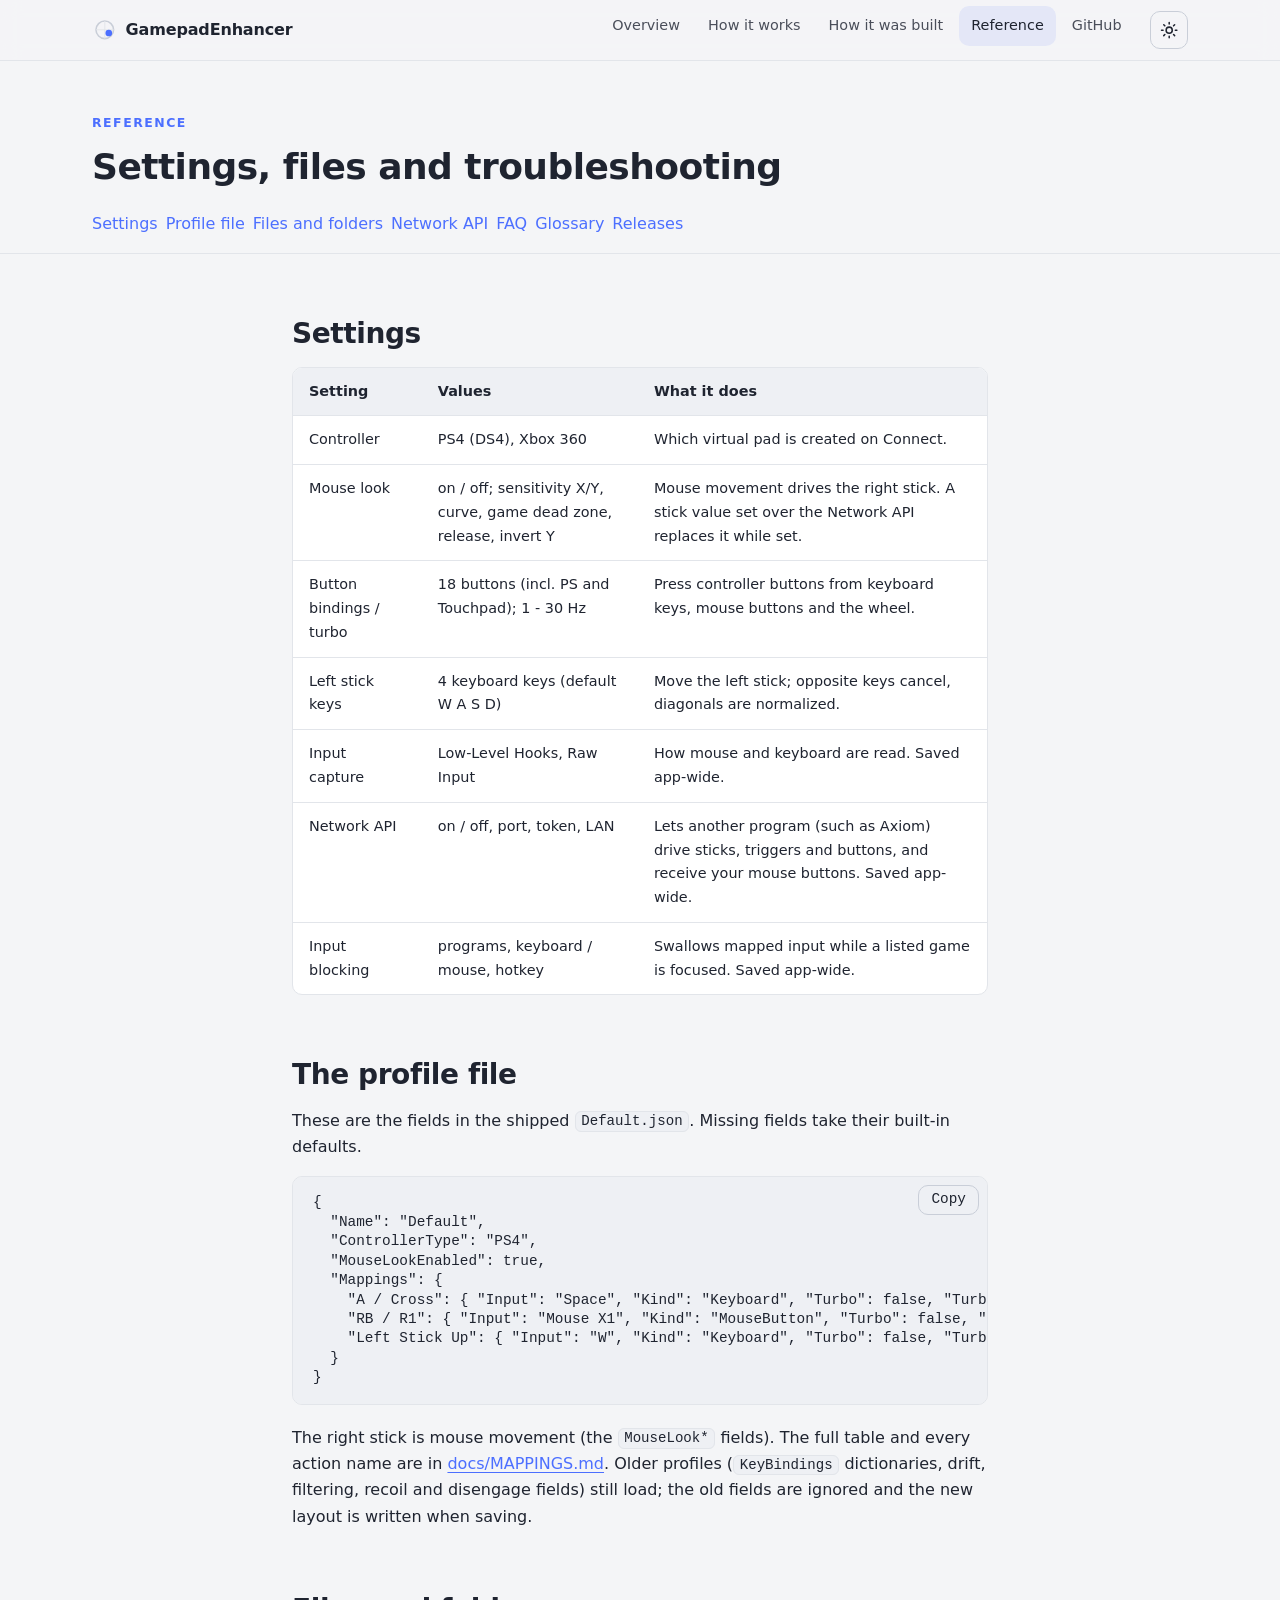
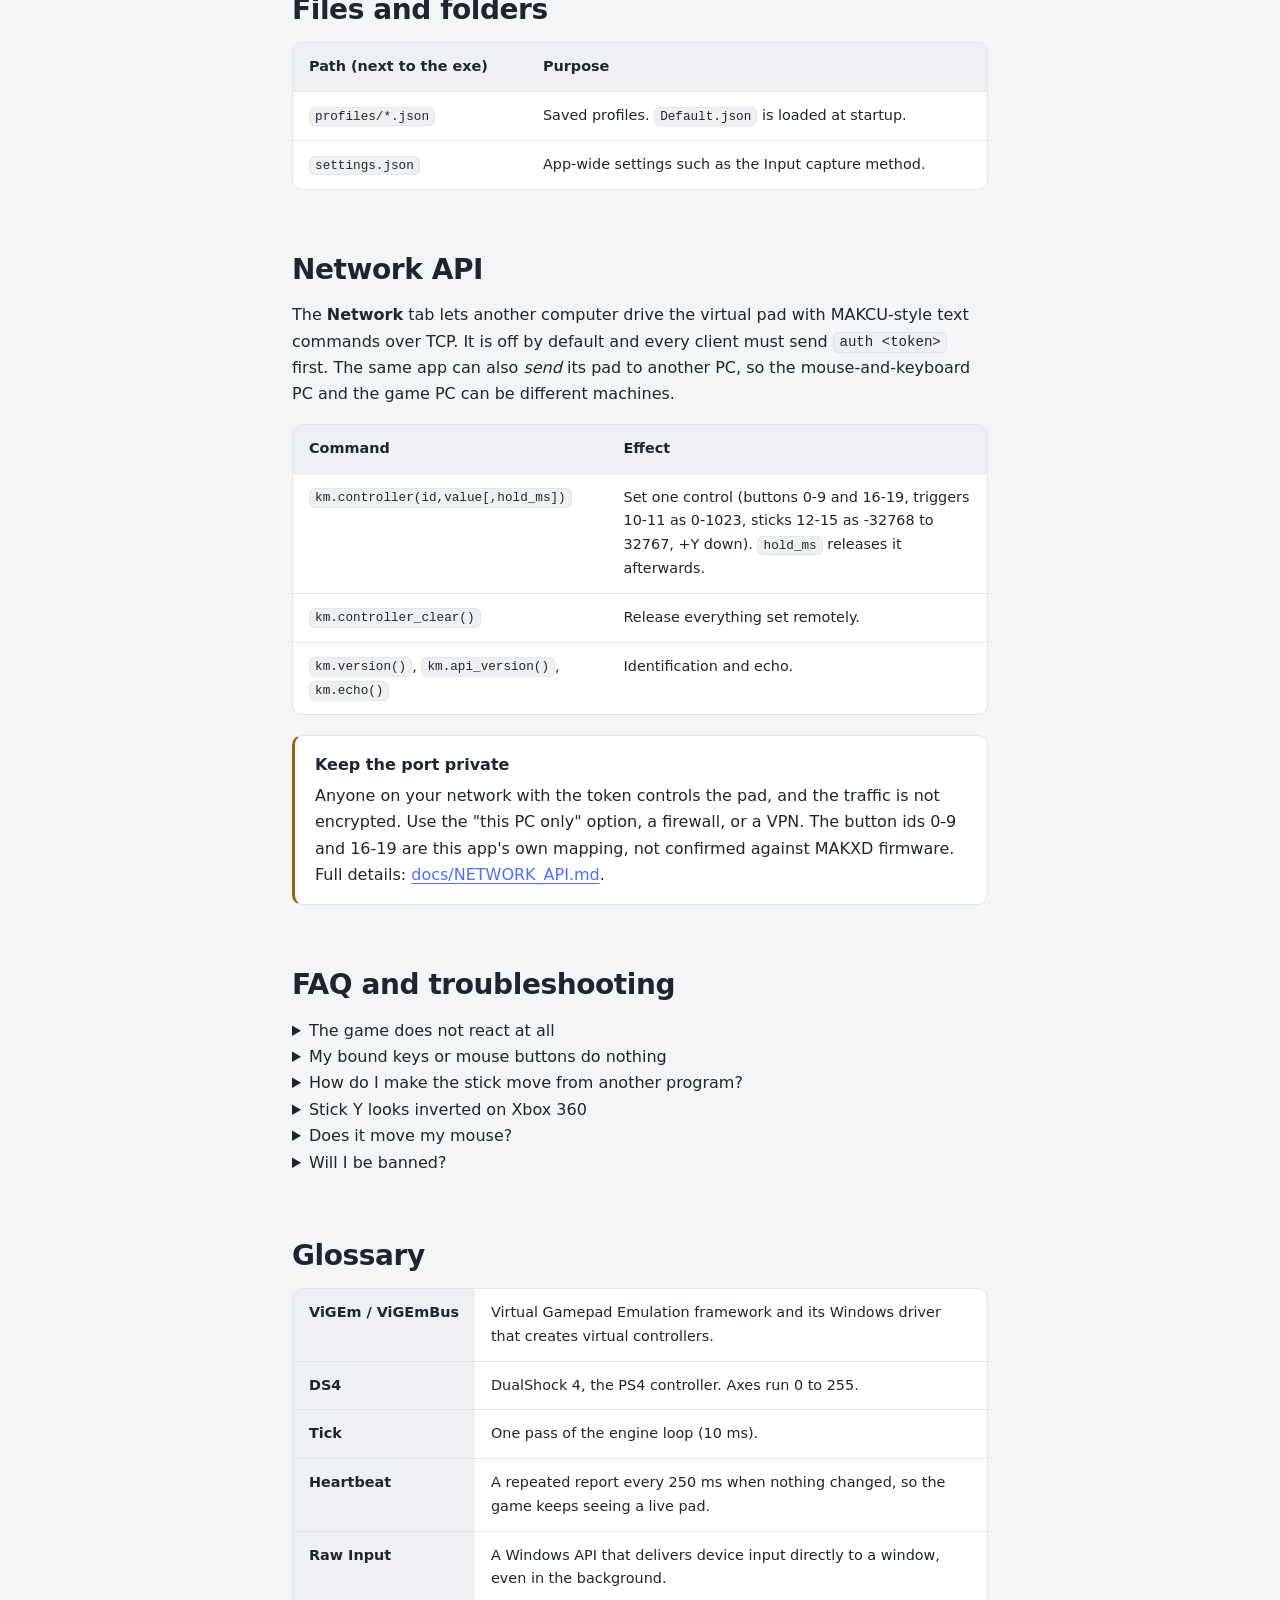
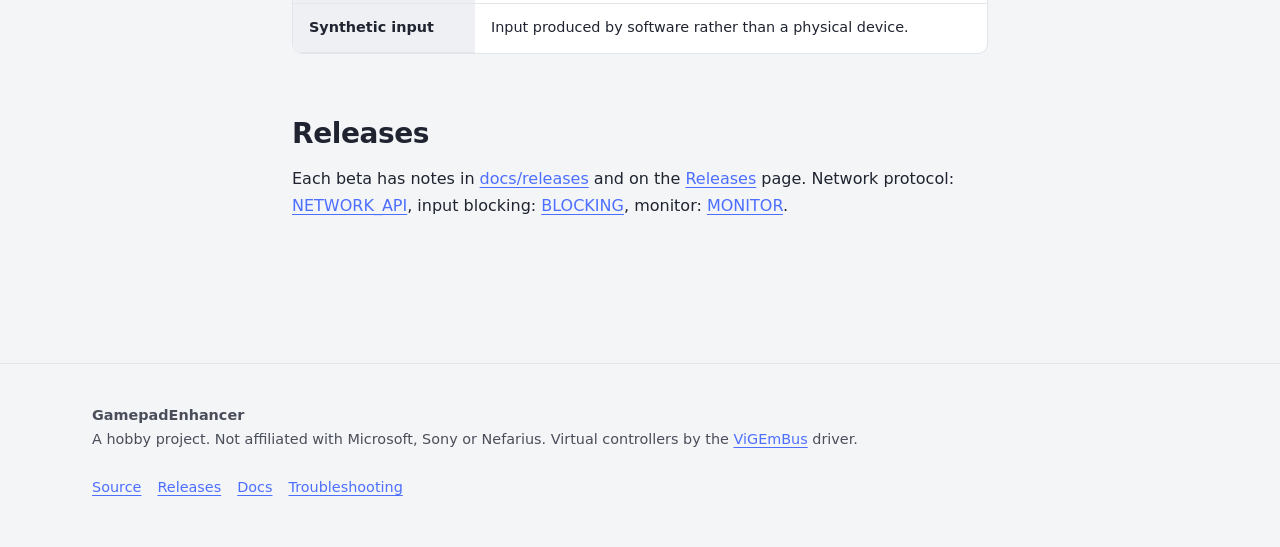
<file: site/reference.html>
<!doctype html>
<html lang="en">
<head>
  <meta charset="utf-8">
  <meta name="viewport" content="width=device-width, initial-scale=1">
  <title>Reference - GamepadEnhancer</title>
  <meta name="description" content="Settings, profile file fields, files and folders, key names, troubleshooting and glossary for GamepadEnhancer.">
  <meta property="og:title" content="Reference - GamepadEnhancer">
  <meta property="og:description" content="Settings, profile file fields, files and folders, key names, troubleshooting and glossary for GamepadEnhancer.">
  <meta property="og:type" content="website">
  <link rel="icon" href="assets/favicon.svg" type="image/svg+xml">
  <script>
    /* apply the saved theme before first paint (no flash); falls back to the OS setting via CSS */
    try { var t = localStorage.getItem('vigem-theme'); if (t === 'light' || t === 'dark') document.documentElement.setAttribute('data-theme', t); } catch (e) {}
  </script>
  <link rel="stylesheet" href="css/tokens.css">
  <link rel="stylesheet" href="css/styles.css">
</head>
<body>
  <a class="skip-link" href="#main">Skip to content</a>
  <header class="site-nav">
    <div class="container">
      <a class="brand" href="index.html" aria-label="GamepadEnhancer - home">
        <svg viewBox="0 0 32 32" aria-hidden="true"><circle cx="16" cy="16" r="11" fill="none" style="stroke:var(--color-border-strong)" stroke-width="2"/><path d="M16 5v22M5 16h22" style="stroke:var(--color-border)" stroke-width="1.2"/><circle cx="21" cy="20" r="4.2" style="fill:var(--color-accent)"/></svg>
        <span>GamepadEnhancer</span>
      </a>
      <button class="icon-button nav-toggle" id="nav-toggle" type="button" aria-expanded="false" aria-controls="nav-links" aria-label="Toggle menu">
        <svg viewBox="0 0 24 24" fill="none" stroke="currentColor" stroke-width="2" stroke-linecap="round" aria-hidden="true"><path d="M4 7h16M4 12h16M4 17h16"/></svg>
      </button>
      <ul class="nav-links" id="nav-links">
        <li><a href="index.html">Overview</a></li>
        <li><a href="how-it-works.html">How it works</a></li>
        <li><a href="how-it-was-built.html">How it was built</a></li>
        <li><a href="reference.html" aria-current="page">Reference</a></li>
        <li><a href="https://github.com/Chr0mX/GamepadEnhancer" rel="noopener">GitHub</a></li>
      </ul>
      <button class="icon-button theme-slot" id="theme-toggle" type="button" aria-label="Switch between light and dark theme">
        <svg viewBox="0 0 24 24" fill="none" stroke="currentColor" stroke-width="2" stroke-linecap="round" stroke-linejoin="round" aria-hidden="true"><circle cx="12" cy="12" r="4"/><path d="M12 2v2M12 20v2M4.9 4.9l1.4 1.4M17.7 17.7l1.4 1.4M2 12h2M20 12h2M4.9 19.1l1.4-1.4M17.7 6.3l1.4-1.4"/></svg>
      </button>
    </div>
  </header>

  <main id="main">
<header class="page-hero"><div class="container">
      <span class="eyebrow">Reference</span>
      <h1>Settings, files and troubleshooting</h1>
      <nav class="page-toc" aria-label="On this page"><a href="#settings">Settings</a><a href="#profile">Profile file</a><a href="#files">Files and folders</a><a href="#network">Network API</a><a href="#faq">FAQ</a><a href="#glossary">Glossary</a><a href="#releases">Releases</a></nav>
    </div></header>

    <div class="container prose">
      <section id="settings" class="section-head">
        <h2>Settings</h2>
        <div class="table-wrap"><table>
          <thead><tr><th>Setting</th><th>Values</th><th>What it does</th></tr></thead>
          <tbody>
            <tr><td>Controller</td><td>PS4 (DS4), Xbox 360</td><td>Which virtual pad is created on Connect.</td></tr>
            <tr><td>Mouse look</td><td>on / off; sensitivity X/Y, curve, game dead zone, release, invert Y</td><td>Mouse movement drives the right stick. A stick value set over the Network API replaces it while set.</td></tr>
            <tr><td>Button bindings / turbo</td><td>18 buttons (incl. PS and Touchpad); 1 - 30 Hz</td><td>Press controller buttons from keyboard keys, mouse buttons and the wheel.</td></tr>
            <tr><td>Left stick keys</td><td>4 keyboard keys (default W A S D)</td><td>Move the left stick; opposite keys cancel, diagonals are normalized.</td></tr>
            <tr><td>Input capture</td><td>Low-Level Hooks, Raw Input</td><td>How mouse and keyboard are read. Saved app-wide.</td></tr>
            <tr><td>Network API</td><td>on / off, port, token, LAN</td><td>Lets another program (such as Axiom) drive sticks, triggers and buttons, and receive your mouse buttons. Saved app-wide.</td></tr>
            <tr><td>Input blocking</td><td>programs, keyboard / mouse, hotkey</td><td>Swallows mapped input while a listed game is focused. Saved app-wide.</td></tr>
          </tbody></table></div>
      </section>

      <section id="profile" class="section-head">
        <h2>The profile file</h2>
        <p>These are the fields in the shipped <code>Default.json</code>. Missing fields take their built-in defaults.</p>
<pre><code>{
  "Name": "Default",
  "ControllerType": "PS4",
  "MouseLookEnabled": true,
  "Mappings": {
    "A / Cross": { "Input": "Space", "Kind": "Keyboard", "Turbo": false, "TurboHz": 12 },
    "RB / R1": { "Input": "Mouse X1", "Kind": "MouseButton", "Turbo": false, "TurboHz": 12 },
    "Left Stick Up": { "Input": "W", "Kind": "Keyboard", "Turbo": false, "TurboHz": 12 }
  }
}</code></pre>
        <p>The right stick is mouse movement (the <code>MouseLook*</code> fields). The full table and every action name are in <a href="https://github.com/Chr0mX/GamepadEnhancer/blob/main/docs/MAPPINGS.md">docs/MAPPINGS.md</a>. Older profiles (<code>KeyBindings</code> dictionaries, drift, filtering, recoil and disengage fields) still load; the old fields are ignored and the new layout is written when saving.</p>
      </section>

      <section id="files" class="section-head">
        <h2>Files and folders</h2>
        <div class="table-wrap"><table>
          <thead><tr><th>Path (next to the exe)</th><th>Purpose</th></tr></thead>
          <tbody>
            <tr><td><code>profiles/*.json</code></td><td>Saved profiles. <code>Default.json</code> is loaded at startup.</td></tr>
            <tr><td><code>settings.json</code></td><td>App-wide settings such as the Input capture method.</td></tr>
          </tbody></table></div>
      </section>

      <section id="network" class="section-head">
        <h2>Network API</h2>
        <p>The <strong>Network</strong> tab lets another computer drive the virtual pad with MAKCU-style text commands over TCP. It is off by default and every client must send <code>auth &lt;token&gt;</code> first. The same app can also <em>send</em> its pad to another PC, so the mouse-and-keyboard PC and the game PC can be different machines.</p>
        <div class="table-wrap"><table>
          <thead><tr><th>Command</th><th>Effect</th></tr></thead>
          <tbody>
            <tr><td><code>km.controller(id,value[,hold_ms])</code></td><td>Set one control (buttons 0-9 and 16-19, triggers 10-11 as 0-1023, sticks 12-15 as -32768 to 32767, +Y down). <code>hold_ms</code> releases it afterwards.</td></tr>
            <tr><td><code>km.controller_clear()</code></td><td>Release everything set remotely.</td></tr>
            <tr><td><code>km.version()</code>, <code>km.api_version()</code>, <code>km.echo()</code></td><td>Identification and echo.</td></tr>
          </tbody></table></div>
        <div class="callout warn"><span class="callout-title">Keep the port private</span>
          <p>Anyone on your network with the token controls the pad, and the traffic is not encrypted. Use the "this PC only" option, a firewall, or a VPN. The button ids 0-9 and 16-19 are this app's own mapping, not confirmed against MAKXD firmware. Full details: <a href="https://github.com/Chr0mX/GamepadEnhancer/blob/main/docs/NETWORK_API.md">docs/NETWORK_API.md</a>.</p></div>
      </section>

      <section id="faq" class="section-head">
        <h2>FAQ and troubleshooting</h2>
        <details><summary>The game does not react at all</summary><p>Check that ViGEmBus is installed and the app says Connected. Open <code>joy.cpl</code> and confirm the stick moves there. If it does, check the game's controller settings and that it is using the new pad.</p></details>
        <details><summary>My bound keys or mouse buttons do nothing</summary><p>If the game is elevated, run this app as administrator. Windows blocks hook and Raw Input events from lower-privileged apps to elevated windows. Also try the other Input capture method.</p></details>
        <details><summary>How do I make the stick move from another program?</summary><p>Turn on the Network API (Network tab), connect the controller, and send <code>auth &lt;token&gt;</code> then <code>km.controller(14,16384)</code> style commands over TCP. Axiom does this for aiming and recoil.</p></details>
        <details><summary>Stick Y looks inverted on Xbox 360</summary><p>On Xbox 360 positive Y is up and on DS4 it is down. Network API stick values follow one convention (+Y down) and the app converts them. Raw axis numbers in tools show the real sign.</p></details>
        <details><summary>Does it move my mouse?</summary><p>No. It only reads mouse and keyboard, and its output is a virtual controller.</p></details>
        <details><summary>Will I be banned?</summary><p>Possibly, in online games that forbid input tools. This project gives no guarantee about any game's rules. Read the game's terms and use it only where it is allowed.</p></details>
      </section>

      <section id="glossary" class="section-head">
        <h2>Glossary</h2>
        <div class="table-wrap"><table>
          <tbody>
            <tr><th>ViGEm / ViGEmBus</th><td>Virtual Gamepad Emulation framework and its Windows driver that creates virtual controllers.</td></tr>
            <tr><th>DS4</th><td>DualShock 4, the PS4 controller. Axes run 0 to 255.</td></tr>
            <tr><th>Tick</th><td>One pass of the engine loop (10 ms).</td></tr>
            <tr><th>Heartbeat</th><td>A repeated report every 250 ms when nothing changed, so the game keeps seeing a live pad.</td></tr>
            <tr><th>Raw Input</th><td>A Windows API that delivers device input directly to a window, even in the background.</td></tr>
            <tr><th>Synthetic input</th><td>Input produced by software rather than a physical device.</td></tr>
          </tbody></table></div>
      </section>

      <section id="releases" class="section-head">
        <h2>Releases</h2>
        <p>Each beta has notes in <a href="https://github.com/Chr0mX/GamepadEnhancer/tree/main/docs/releases">docs/releases</a> and on the <a href="https://github.com/Chr0mX/GamepadEnhancer/releases">Releases</a> page. Network protocol: <a href="https://github.com/Chr0mX/GamepadEnhancer/blob/main/docs/NETWORK_API.md">NETWORK_API</a>, input blocking: <a href="https://github.com/Chr0mX/GamepadEnhancer/blob/main/docs/BLOCKING.md">BLOCKING</a>, monitor: <a href="https://github.com/Chr0mX/GamepadEnhancer/blob/main/docs/MONITOR.md">MONITOR</a>.
      </section>
    </div>
  </main>

  <footer class="site-footer">
    <div class="container">
      <div>
        <strong>GamepadEnhancer</strong><br>
        <span>A hobby project. Not affiliated with Microsoft, Sony or Nefarius. Virtual controllers by the <a href="https://github.com/nefarius/ViGEmBus">ViGEmBus</a> driver.</span>
      </div>
      <ul>
        <li><a href="https://github.com/Chr0mX/GamepadEnhancer">Source</a></li>
        <li><a href="https://github.com/Chr0mX/GamepadEnhancer/releases">Releases</a></li>
        <li><a href="https://github.com/Chr0mX/GamepadEnhancer/tree/main/docs">Docs</a></li>
        <li><a href="reference.html#faq">Troubleshooting</a></li>
      </ul>
    </div>
  </footer>
  <script src="js/app.js" defer></script>
</body>
</html>
</file>
<file: site/css/tokens.css>
/* ==========================================================================
   Design tokens - three layers (primitive -> semantic -> component).
   This is the ONLY file that contains raw colour / size values. styles.css
   and the page scripts reference tokens with var(--...) only.
   Palette taken from the app's own dark/light theme.
   ========================================================================== */

/* ---- Layer 1: primitives (raw values, no meaning) ------------------------ */
:root {
  /* neutral ramp */
  --color-neutral-0: #FFFFFF;
  --color-neutral-50: #F4F5F7;
  --color-neutral-100: #EEF0F4;
  --color-neutral-200: #E2E5EA;
  --color-neutral-300: #C9CED8;
  --color-neutral-500: #6B7280;
  --color-neutral-400: #9BA1AD;
  --color-neutral-600: #4A4E5A;
  --color-neutral-700: #373A44;
  --color-neutral-800: #2C2F38;
  --color-neutral-850: #21232A;
  --color-neutral-900: #16171C;
  --color-neutral-950: #0F1014;
  --color-neutral-text-dark: #1F2430;
  --color-neutral-text-light: #E6E7EB;

  /* accent (blue) */
  --color-blue-300: #9DB3FF;
  --color-blue-400: #85A0FF;
  --color-blue-500: #6C8CFF;
  --color-blue-600: #4C6FFF;
  --color-blue-700: #3B5CE6;
  --color-blue-800: #2D4BCC;

  /* status */
  --color-green-400: #4CD787;
  --color-green-700: #1E7F47;
  --color-red-400: #FF6E6E;
  --color-red-700: #C23A3A;
  --color-amber-400: #F5B84A;
  --color-amber-700: #98630F;
  --color-violet-400: #B39DFF;
  --color-violet-700: #6B4BD6;

  /* spacing (4px base) */
  --space-1: 0.25rem;
  --space-2: 0.5rem;
  --space-3: 0.75rem;
  --space-4: 1rem;
  --space-5: 1.25rem;
  --space-6: 1.5rem;
  --space-8: 2rem;
  --space-10: 2.5rem;
  --space-12: 3rem;
  --space-16: 4rem;
  --space-24: 6rem;

  /* type */
  --font-family-sans: system-ui, -apple-system, "Segoe UI", Roboto, "Helvetica Neue", Arial, sans-serif;
  --font-family-mono: ui-monospace, SFMono-Regular, "Cascadia Code", Consolas, "Liberation Mono", monospace;
  --font-size-xs: 0.78rem;
  --font-size-sm: 0.9rem;
  --font-size-base: 1rem;
  --font-size-lg: 1.125rem;
  --font-size-xl: 1.375rem;
  --font-size-2xl: 1.75rem;
  --font-size-3xl: 2.25rem;
  --font-size-hero: clamp(2.2rem, 5vw + 0.6rem, 3.8rem);
  --font-weight-regular: 400;
  --font-weight-medium: 500;
  --font-weight-semibold: 600;
  --font-weight-bold: 700;
  --line-height-tight: 1.15;
  --line-height-snug: 1.35;
  --line-height-body: 1.65;

  /* shape + elevation */
  --radius-sm: 0.375rem;
  --radius-md: 0.625rem;
  --radius-lg: 0.875rem;
  --radius-pill: 999px;
  --border-width: 1px;
  --shadow-sm: 0 1px 2px rgb(0 0 0 / 0.18);
  --shadow-md: 0 8px 24px rgb(0 0 0 / 0.22);

  /* component sizes */
  --size-icon-sm: 1.15rem;
  --size-icon-md: 1.6rem;
  --size-control: 2.4rem;
  --size-badge: 2rem;
  --size-dot: 0.8rem;
  --size-dot-offset: -0.45rem;
  --size-stat-min: 6.5rem;
  --size-textarea-min: 5.5rem;
  --size-hairline: 0.1rem;
  --font-size-diagram: 0.6875rem;

  /* layout + motion */
  --container-max: 71rem;
  --container-prose: 46rem;
  --nav-height: 3.75rem;
  --duration-fast: 120ms;
  --duration-base: 200ms;
  --ease-standard: cubic-bezier(0.2, 0, 0, 1);
}

/* ---- Layer 2: semantic tokens (meaning; this is what themes switch) ------ */
/* Dark is the default (matches the app); light follows the OS or the toggle. */
:root,
:root[data-theme="dark"] {
  color-scheme: dark;
  --color-bg: var(--color-neutral-900);
  --color-bg-deep: var(--color-neutral-950);
  --color-surface: var(--color-neutral-850);
  --color-surface-raised: var(--color-neutral-800);
  --color-border: var(--color-neutral-700);
  --color-border-strong: var(--color-neutral-600);
  --color-text: var(--color-neutral-text-light);
  --color-text-muted: var(--color-neutral-400);
  --color-text-faint: var(--color-neutral-500);
  --color-accent: var(--color-blue-500);
  --color-accent-hover: var(--color-blue-400);
  --color-accent-soft: rgb(108 140 255 / 0.14);
  --color-on-accent: var(--color-neutral-950);
  --color-success: var(--color-green-400);
  --color-danger: var(--color-red-400);
  --color-warning: var(--color-amber-400);
  --color-info: var(--color-violet-400);
  --color-code-bg: var(--color-neutral-950);
  --color-focus: var(--color-blue-300);
  --color-grid: rgb(255 255 255 / 0.06);
  --color-glow: rgb(108 140 255 / 0.18);
}

:root[data-theme="light"] {
  color-scheme: light;
  --color-bg: var(--color-neutral-50);
  --color-bg-deep: var(--color-neutral-100);
  --color-surface: var(--color-neutral-0);
  --color-surface-raised: var(--color-neutral-100);
  --color-border: var(--color-neutral-200);
  --color-border-strong: var(--color-neutral-300);
  --color-text: var(--color-neutral-text-dark);
  --color-text-muted: var(--color-neutral-600);
  --color-text-faint: var(--color-neutral-500);
  --color-accent: var(--color-blue-600);
  --color-accent-hover: var(--color-blue-700);
  --color-accent-soft: rgb(76 111 255 / 0.1);
  --color-on-accent: var(--color-neutral-0);
  --color-success: var(--color-green-700);
  --color-danger: var(--color-red-700);
  --color-warning: var(--color-amber-700);
  --color-info: var(--color-violet-700);
  --color-code-bg: var(--color-neutral-100);
  --color-focus: var(--color-blue-700);
  --color-grid: rgb(0 0 0 / 0.06);
  --color-glow: rgb(76 111 255 / 0.12);
  --shadow-sm: 0 1px 2px rgb(20 30 60 / 0.08);
  --shadow-md: 0 8px 24px rgb(20 30 60 / 0.1);
}

@media (prefers-color-scheme: light) {
  :root:not([data-theme]) {
    color-scheme: light;
    --color-bg: var(--color-neutral-50);
    --color-bg-deep: var(--color-neutral-100);
    --color-surface: var(--color-neutral-0);
    --color-surface-raised: var(--color-neutral-100);
    --color-border: var(--color-neutral-200);
    --color-border-strong: var(--color-neutral-300);
    --color-text: var(--color-neutral-text-dark);
    --color-text-muted: var(--color-neutral-600);
    --color-text-faint: var(--color-neutral-500);
    --color-accent: var(--color-blue-600);
    --color-accent-hover: var(--color-blue-700);
    --color-accent-soft: rgb(76 111 255 / 0.1);
    --color-on-accent: var(--color-neutral-0);
    --color-success: var(--color-green-700);
    --color-danger: var(--color-red-700);
    --color-warning: var(--color-amber-700);
    --color-info: var(--color-violet-700);
    --color-code-bg: var(--color-neutral-100);
    --color-focus: var(--color-blue-700);
    --color-grid: rgb(0 0 0 / 0.06);
    --color-glow: rgb(76 111 255 / 0.12);
    --shadow-sm: 0 1px 2px rgb(20 30 60 / 0.08);
    --shadow-md: 0 8px 24px rgb(20 30 60 / 0.1);
  }
}

/* ---- Layer 3: component tokens (per-component, reference semantics) ------ */
:root {
  --nav-bg: color-mix(in srgb, var(--color-bg) 82%, transparent);
  --nav-border: var(--color-border);
  --nav-link: var(--color-text-muted);
  --nav-link-active: var(--color-text);

  --card-bg: var(--color-surface);
  --card-border: var(--color-border);
  --card-radius: var(--radius-lg);
  --card-padding: var(--space-6);

  --button-bg: var(--color-accent);
  --button-bg-hover: var(--color-accent-hover);
  --button-fg: var(--color-on-accent);
  --button-ghost-border: var(--color-border-strong);
  --button-radius: var(--radius-md);

  --code-bg: var(--color-code-bg);
  --code-border: var(--color-border);
  --code-fg: var(--color-text);
  --code-accent: var(--color-accent);

  --callout-bg: var(--color-accent-soft);
  --callout-border: var(--color-accent);
  --callout-warning-border: var(--color-warning);
  --callout-danger-border: var(--color-danger);

  --table-head-bg: var(--color-surface-raised);
  --table-row-border: var(--color-border);

  --chip-bg: var(--color-surface-raised);
  --chip-fg: var(--color-text-muted);
  --chip-border: var(--color-border);

  --lab-bg: var(--color-bg-deep);
  --lab-grid: var(--color-grid);
  --lab-trace: var(--color-accent);
  --lab-dot: var(--color-success);
  --lab-target: var(--color-warning);
  --lab-axis: var(--color-border-strong);
  --lab-text: var(--color-text-muted);
}
</file>
<file: site/css/styles.css>
/* Uses design tokens only (see tokens.css). Media-query breakpoints (52rem / 56rem / 60rem / 40rem) stay literal because CSS cannot use variables there. */

*, *::before, *::after { box-sizing: border-box; }
html { scroll-behavior: smooth; scroll-padding-top: calc(var(--nav-height) + var(--space-4)); -webkit-text-size-adjust: 100%; }
@media (prefers-reduced-motion: reduce) { html { scroll-behavior: auto; } * { animation: none !important; transition: none !important; } }

body {
  margin: 0;
  background: var(--color-bg);
  color: var(--color-text);
  font-family: var(--font-family-sans);
  font-size: var(--font-size-base);
  line-height: var(--line-height-body);
  overflow-x: hidden;
}

img, svg, canvas { max-width: 100%; }
a { color: var(--color-accent); text-underline-offset: 0.18em; }
a:hover { color: var(--color-accent-hover); }
:focus-visible { outline: 2px solid var(--color-focus); outline-offset: 2px; border-radius: var(--radius-sm); }

.skip-link { position: absolute; left: var(--space-4); top: -4rem; background: var(--button-bg); color: var(--button-fg); padding: var(--space-2) var(--space-4); border-radius: var(--radius-md); z-index: 100; }
.skip-link:focus { top: var(--space-3); }

.container { width: 100%; max-width: var(--container-max); margin-inline: auto; padding-inline: var(--space-5); }
.prose { max-width: var(--container-prose); }

/* ---- nav ---------------------------------------------------------------- */
.site-nav { position: sticky; top: 0; z-index: 50; background: var(--nav-bg); backdrop-filter: blur(10px); -webkit-backdrop-filter: blur(10px); border-bottom: var(--border-width) solid var(--nav-border); }
.site-nav .container { display: flex; align-items: center; gap: var(--space-4); min-height: var(--nav-height); }
.brand { display: inline-flex; align-items: center; gap: var(--space-2); font-weight: var(--font-weight-bold); color: var(--color-text); text-decoration: none; letter-spacing: -0.01em; }
.brand svg { width: var(--size-icon-md); height: var(--size-icon-md); flex: none; }
.nav-links { display: flex; align-items: center; gap: var(--space-1); margin-left: auto; list-style: none; padding: 0; margin-block: 0; }
.nav-links a { display: inline-block; padding: var(--space-2) var(--space-3); border-radius: var(--radius-md); color: var(--nav-link); text-decoration: none; font-size: var(--font-size-sm); font-weight: var(--font-weight-medium); transition: color var(--duration-fast) var(--ease-standard), background var(--duration-fast) var(--ease-standard); }
.nav-links a:hover { color: var(--nav-link-active); background: var(--color-surface-raised); }
.nav-links a[aria-current="page"] { color: var(--nav-link-active); background: var(--color-accent-soft); }
.icon-button { display: inline-flex; align-items: center; justify-content: center; width: var(--size-control); height: var(--size-control); border-radius: var(--radius-md); border: var(--border-width) solid var(--button-ghost-border); background: transparent; color: var(--color-text); cursor: pointer; }
.icon-button:hover { background: var(--color-surface-raised); }
.icon-button svg { width: var(--size-icon-sm); height: var(--size-icon-sm); }
.nav-toggle { display: none; }
@media (max-width: 52rem) {
  .nav-toggle { display: inline-flex; margin-left: auto; }
  .nav-links { display: none; position: absolute; left: 0; right: 0; top: var(--nav-height); flex-direction: column; align-items: stretch; background: var(--color-bg); border-bottom: var(--border-width) solid var(--nav-border); padding: var(--space-3) var(--space-5) var(--space-4); margin: 0; }
  .nav-links.open { display: flex; }
  .nav-links a { padding: var(--space-3); }
  .theme-slot { margin-left: 0; }
}

/* ---- typography --------------------------------------------------------- */
h1, h2, h3, h4 { line-height: var(--line-height-tight); letter-spacing: -0.015em; margin: 0 0 var(--space-4); }
h1 { font-size: var(--font-size-hero); font-weight: var(--font-weight-bold); }
h2 { font-size: var(--font-size-2xl); font-weight: var(--font-weight-bold); margin-top: var(--space-16); }
h3 { font-size: var(--font-size-xl); font-weight: var(--font-weight-semibold); margin-top: var(--space-8); }
h4 { font-size: var(--font-size-lg); font-weight: var(--font-weight-semibold); margin-top: var(--space-6); }
p { margin: 0 0 var(--space-4); }
.lead { font-size: var(--font-size-lg); color: var(--color-text-muted); max-width: 40rem; }
.eyebrow { display: inline-block; font-size: var(--font-size-xs); font-weight: var(--font-weight-semibold); letter-spacing: 0.12em; text-transform: uppercase; color: var(--color-accent); margin-bottom: var(--space-3); }
.muted { color: var(--color-text-muted); }
.small { font-size: var(--font-size-sm); }
ul, ol { padding-left: var(--space-5); margin: 0 0 var(--space-4); }
li { margin-bottom: var(--space-2); }
hr { border: 0; border-top: var(--border-width) solid var(--color-border); margin: var(--space-12) 0; }
strong { font-weight: var(--font-weight-semibold); }

code, kbd, pre { font-family: var(--font-family-mono); }
:not(pre) > code { font-size: 0.88em; background: var(--code-bg); border: var(--border-width) solid var(--code-border); border-radius: var(--radius-sm); padding: 0.1em 0.4em; overflow-wrap: anywhere; }
pre { position: relative; background: var(--code-bg); color: var(--code-fg); border: var(--border-width) solid var(--code-border); border-radius: var(--radius-md); padding: var(--space-4) var(--space-5); overflow-x: auto; font-size: var(--font-size-sm); line-height: var(--line-height-snug); margin: 0 0 var(--space-5); }
pre code { background: none; border: 0; padding: 0; }
kbd { background: var(--chip-bg); border: var(--border-width) solid var(--chip-border); border-bottom-width: 2px; border-radius: var(--radius-sm); padding: 0.05em 0.45em; font-size: 0.85em; }

/* ---- hero --------------------------------------------------------------- */
.hero { position: relative; padding-block: var(--space-16) var(--space-12); overflow: hidden; border-bottom: var(--border-width) solid var(--color-border); }
.hero::before { content: ""; position: absolute; inset: 0; background: radial-gradient(60rem 28rem at 78% -10%, var(--color-glow), transparent 70%), linear-gradient(var(--color-grid) 1px, transparent 1px) 0 0 / 2.5rem 2.5rem, linear-gradient(90deg, var(--color-grid) 1px, transparent 1px) 0 0 / 2.5rem 2.5rem; mask-image: linear-gradient(to bottom, black 55%, transparent); -webkit-mask-image: linear-gradient(to bottom, black 55%, transparent); pointer-events: none; }
.hero .container { position: relative; }
.hero-grid { display: grid; grid-template-columns: minmax(0, 1.15fr) minmax(0, 0.85fr); gap: var(--space-10); align-items: center; }
@media (max-width: 56rem) { .hero-grid { grid-template-columns: minmax(0, 1fr); } }
.hero h1 .accent { color: var(--color-accent); }
.cta-row { display: flex; flex-wrap: wrap; gap: var(--space-3); margin-top: var(--space-6); }
.button { display: inline-flex; align-items: center; gap: var(--space-2); padding: var(--space-3) var(--space-5); border-radius: var(--button-radius); background: var(--button-bg); color: var(--button-fg); font-weight: var(--font-weight-semibold); text-decoration: none; border: var(--border-width) solid transparent; transition: background var(--duration-fast) var(--ease-standard); }
.button:hover { background: var(--button-bg-hover); color: var(--button-fg); }
.button.ghost { background: transparent; color: var(--color-text); border-color: var(--button-ghost-border); }
.button.ghost:hover { background: var(--color-surface-raised); color: var(--color-text); }
.stat-row { display: flex; flex-wrap: wrap; gap: var(--space-6); margin-top: var(--space-8); }
.stat { min-width: var(--size-stat-min); }
.stat b { display: block; font-size: var(--font-size-xl); line-height: 1.1; }
.stat span { font-size: var(--font-size-xs); color: var(--color-text-muted); }

/* ---- cards, grids ------------------------------------------------------- */
.section-head { margin-top: var(--space-16); }
.section-head h2 { margin-top: 0; }
.grid { display: grid; gap: var(--space-4); }
.grid.cols-2 { grid-template-columns: repeat(auto-fit, minmax(min(100%, 22rem), 1fr)); }
.grid.cols-3 { grid-template-columns: repeat(auto-fit, minmax(min(100%, 16rem), 1fr)); }
.card { background: var(--card-bg); border: var(--border-width) solid var(--card-border); border-radius: var(--card-radius); padding: var(--card-padding); min-width: 0; }
.card h3, .card h4 { margin-top: 0; font-size: var(--font-size-lg); }
.card p:last-child, .card ul:last-child { margin-bottom: 0; }
.card .tag { margin-bottom: var(--space-3); }
.chip { display: inline-block; background: var(--chip-bg); color: var(--chip-fg); border: var(--border-width) solid var(--chip-border); border-radius: var(--radius-pill); padding: var(--size-hairline) var(--space-3); font-size: var(--font-size-xs); font-weight: var(--font-weight-medium); }
.chip.accent { color: var(--color-accent); border-color: var(--color-accent); background: var(--color-accent-soft); }
.chip.ok { color: var(--color-success); }
.chip.warn { color: var(--color-warning); }
.chips { display: flex; flex-wrap: wrap; gap: var(--space-2); margin-bottom: var(--space-4); }

/* ---- callouts, tables --------------------------------------------------- */
.callout { background: var(--callout-bg); border-left: 3px solid var(--callout-border); border-radius: var(--radius-md); padding: var(--space-4) var(--space-5); margin: 0 0 var(--space-5); }
.callout.warn { border-left-color: var(--callout-warning-border); background: var(--color-surface); border: var(--border-width) solid var(--color-border); border-left: 3px solid var(--callout-warning-border); }
.callout.danger { border-left-color: var(--callout-danger-border); background: var(--color-surface); border: var(--border-width) solid var(--color-border); border-left: 3px solid var(--callout-danger-border); }
.callout > :last-child { margin-bottom: 0; }
.callout .callout-title { font-weight: var(--font-weight-semibold); display: block; margin-bottom: var(--space-1); }
.table-wrap { overflow-x: auto; border: var(--border-width) solid var(--card-border); border-radius: var(--radius-md); margin: 0 0 var(--space-5); background: var(--card-bg); }
table { border-collapse: collapse; width: 100%; font-size: var(--font-size-sm); }
th, td { padding: var(--space-3) var(--space-4); text-align: left; vertical-align: top; border-bottom: var(--border-width) solid var(--table-row-border); }
th { background: var(--table-head-bg); font-weight: var(--font-weight-semibold); white-space: nowrap; }
tr:last-child td { border-bottom: 0; }
td code, th code { white-space: nowrap; }

/* ---- pipeline / diagram / timeline ------------------------------------- */
.pipeline { counter-reset: step; list-style: none; padding: 0; margin: 0 0 var(--space-6); display: grid; gap: var(--space-3); }
.pipeline li { counter-increment: step; position: relative; background: var(--card-bg); border: var(--border-width) solid var(--card-border); border-radius: var(--radius-md); padding: var(--space-4) var(--space-5) var(--space-4) var(--space-16); margin: 0; }
.pipeline li::before { content: counter(step); position: absolute; left: var(--space-4); top: var(--space-4); width: var(--size-badge); height: var(--size-badge); border-radius: var(--radius-pill); background: var(--color-accent-soft); color: var(--color-accent); display: grid; place-items: center; font-weight: var(--font-weight-bold); font-size: var(--font-size-sm); }
.pipeline li b { display: block; }
.diagram { background: var(--card-bg); border: var(--border-width) solid var(--card-border); border-radius: var(--card-radius); padding: var(--space-4); margin: 0 0 var(--space-6); }
.diagram svg { width: 100%; height: auto; display: block; }
.diagram .box { fill: var(--color-surface-raised); stroke: var(--color-border-strong); stroke-width: 1.2; }
.diagram .box.accent { fill: var(--color-accent-soft); stroke: var(--color-accent); }
.diagram .box.good { stroke: var(--color-success); }
.diagram .label { fill: var(--color-text); font: var(--font-weight-semibold) 13px var(--font-family-sans); }
.diagram .sub { fill: var(--color-text-muted); font: var(--font-size-diagram) var(--font-family-sans); }
.diagram .arrow { stroke: var(--color-text-muted); stroke-width: 1.5; fill: none; marker-end: url(#arrowhead); }
.diagram .arrowhead { fill: var(--color-text-muted); }
.diagram .group { fill: none; stroke: var(--color-border); stroke-dasharray: 5 4; stroke-width: 1.2; }
.diagram .group-label { fill: var(--color-text-faint); font: var(--font-size-diagram) var(--font-family-sans); letter-spacing: 0.08em; text-transform: uppercase; }
.timeline { list-style: none; padding: 0; margin: 0 0 var(--space-6); border-left: 2px solid var(--color-border); }
.timeline li { position: relative; padding: 0 0 var(--space-6) var(--space-6); margin: 0; }
.timeline li::before { content: ""; position: absolute; left: var(--size-dot-offset); top: var(--space-2); width: var(--size-dot); height: var(--size-dot); border-radius: var(--radius-pill); background: var(--color-accent); border: 2px solid var(--color-bg); }
.timeline .when { font-size: var(--font-size-xs); color: var(--color-accent); font-weight: var(--font-weight-semibold); letter-spacing: 0.06em; text-transform: uppercase; }
.timeline h3, .timeline h4 { margin: var(--space-1) 0 var(--space-2); font-size: var(--font-size-lg); }

/* ---- interactive labs --------------------------------------------------- */
.lab { background: var(--card-bg); border: var(--border-width) solid var(--card-border); border-radius: var(--card-radius); padding: var(--space-5); margin: 0 0 var(--space-6); }
.lab-grid { display: grid; grid-template-columns: minmax(0, 20rem) minmax(0, 1fr); gap: var(--space-6); }
@media (max-width: 60rem) { .lab-grid { grid-template-columns: minmax(0, 1fr); } }
.lab-controls { display: grid; gap: var(--space-4); align-content: start; }
.field { display: grid; gap: var(--space-1); }
.field > label, .field > .label { font-size: var(--font-size-sm); font-weight: var(--font-weight-medium); display: flex; justify-content: space-between; gap: var(--space-3); }
.field output { font-family: var(--font-family-mono); color: var(--color-accent); }
select, input[type="range"], textarea, input[type="text"] { width: 100%; font: inherit; color: var(--color-text); }
select, textarea { background: var(--color-surface-raised); border: var(--border-width) solid var(--color-border-strong); border-radius: var(--radius-md); padding: var(--space-2) var(--space-3); }
textarea { font-family: var(--font-family-mono); font-size: var(--font-size-sm); min-height: var(--size-textarea-min); resize: vertical; }
input[type="range"] { accent-color: var(--color-accent); }
.seg { display: inline-flex; flex-wrap: wrap; gap: var(--space-1); background: var(--color-surface-raised); border: var(--border-width) solid var(--color-border); border-radius: var(--radius-md); padding: var(--space-1); }
.seg button { font: inherit; font-size: var(--font-size-sm); background: transparent; color: var(--color-text-muted); border: 0; border-radius: var(--radius-sm); padding: var(--space-1) var(--space-3); cursor: pointer; }
.seg button[aria-pressed="true"] { background: var(--color-accent); color: var(--color-on-accent); font-weight: var(--font-weight-semibold); }
.lab-view { display: grid; gap: var(--space-4); min-width: 0; }
.lab-canvases { display: grid; grid-template-columns: minmax(0, 15rem) minmax(0, 1fr); gap: var(--space-4); align-items: start; }
@media (max-width: 40rem) { .lab-canvases { grid-template-columns: minmax(0, 1fr); } }
.lab canvas { width: 100%; background: var(--lab-bg); border: var(--border-width) solid var(--color-border); border-radius: var(--radius-md); display: block; }
.readouts { display: flex; flex-wrap: wrap; gap: var(--space-3) var(--space-5); font-family: var(--font-family-mono); font-size: var(--font-size-sm); color: var(--color-text-muted); }
.readouts b { color: var(--color-text); font-weight: var(--font-weight-semibold); }
.checkbox { display: flex; gap: var(--space-2); align-items: center; font-size: var(--font-size-sm); }
.btn-small { font: inherit; font-size: var(--font-size-sm); background: var(--color-surface-raised); color: var(--color-text); border: var(--border-width) solid var(--color-border-strong); border-radius: var(--radius-md); padding: var(--space-1) var(--space-3); cursor: pointer; }
.btn-small:hover { background: var(--color-surface); }

/* ---- footer ------------------------------------------------------------- */
.site-footer { margin-top: var(--space-24); border-top: var(--border-width) solid var(--color-border); padding-block: var(--space-10); color: var(--color-text-muted); font-size: var(--font-size-sm); }
.site-footer .container { display: flex; flex-wrap: wrap; gap: var(--space-6); justify-content: space-between; }
.site-footer ul { list-style: none; padding: 0; margin: 0; display: flex; flex-wrap: wrap; gap: var(--space-4); }
.page-toc { display: flex; flex-wrap: wrap; gap: var(--space-2); margin: var(--space-6) 0 0; }
.page-toc a { text-decoration: none; }
main { padding-bottom: var(--space-8); }
.page-hero { padding-block: var(--space-12) var(--space-4); border-bottom: var(--border-width) solid var(--color-border); }
.page-hero h1 { font-size: var(--font-size-3xl); }
.sr-only { position: absolute; width: 1px; height: 1px; padding: 0; margin: -1px; overflow: hidden; clip: rect(0 0 0 0); border: 0; }
</file>
